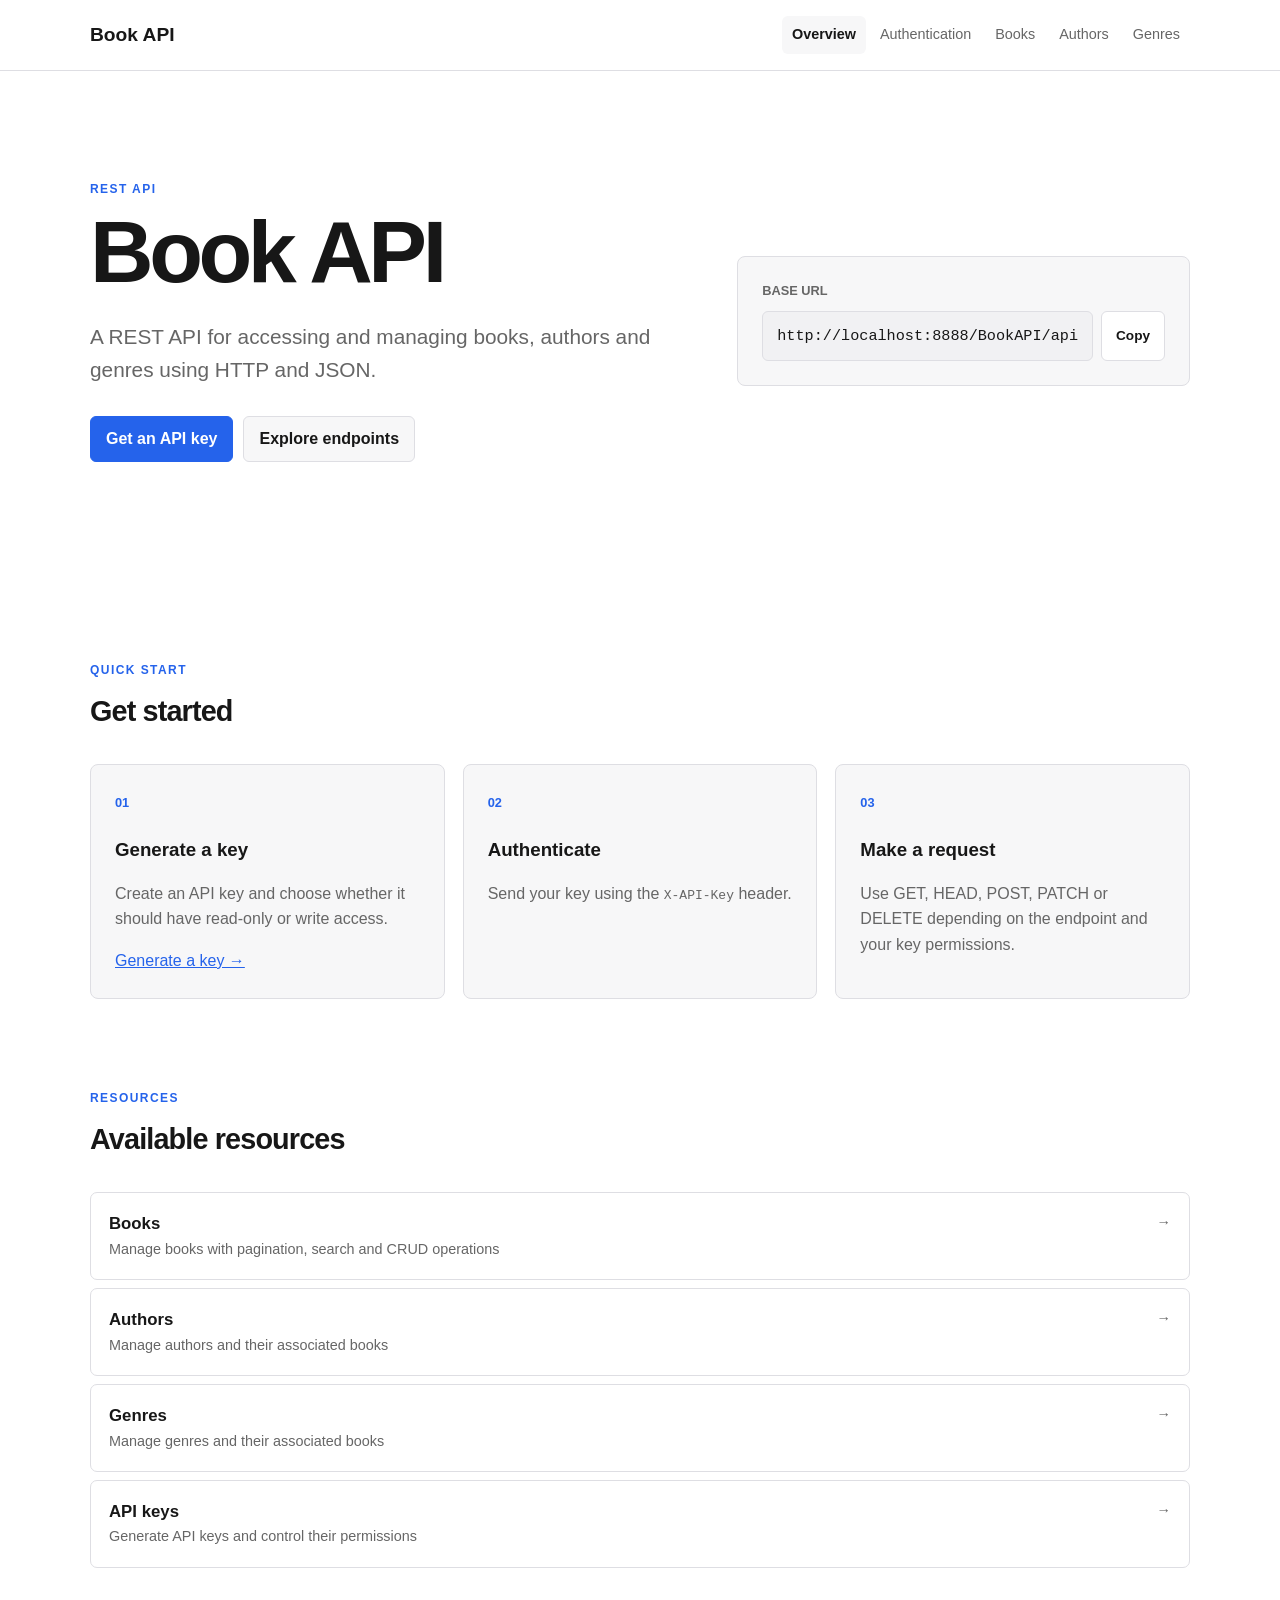
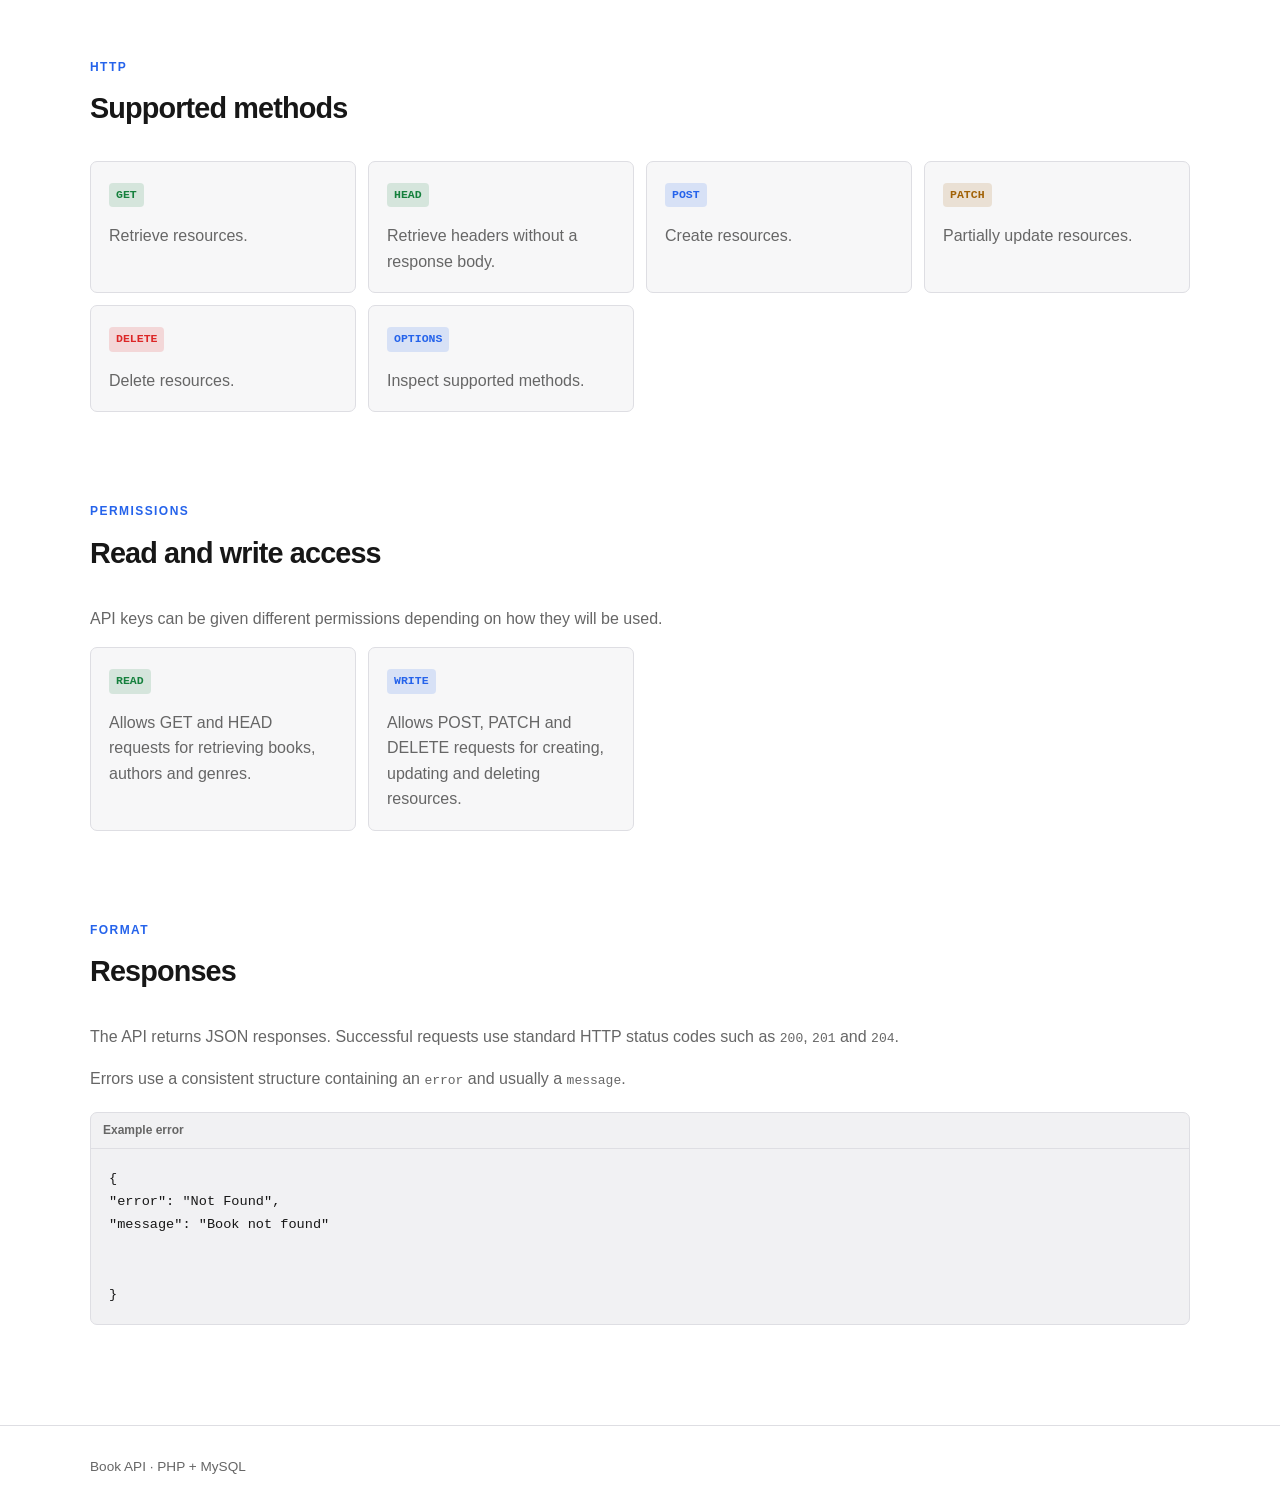
<file: docs/index.html>
<!DOCTYPE html>

<html lang="en">
<head>
	<meta charset="UTF-8">
	<meta name="viewport" content="width=device-width, initial-scale=1.0">
	<title>Book API — Documentation</title>
	<link rel="stylesheet" href="style.css">
	<script src="script.js" defer></script>
</head>
<body>
	<header>
		<div class="container header-content">
			<a href="index.html" class="logo">Book API</a>


		<nav>
			<a href="index.html" class="active">Overview</a>
			<a href="authentication.html">Authentication</a>
			<a href="books.html">Books</a>
			<a href="authors.html">Authors</a>
			<a href="genres.html">Genres</a>
		</nav>
	</div>
</header>

<main class="container">

	<!-- HERO -->

	<section class="hero">
		<div>
			<p class="eyebrow">REST API</p>

			<h1>Book API</h1>

			<p class="lead">
				A REST API for accessing and managing books,
				authors and genres using HTTP and JSON.
			</p>

			<div class="actions">
				<a href="authentication.html" class="button primary">
					Get an API key
				</a>

				<a href="books.html" class="button">
					Explore endpoints
				</a>
			</div>
		</div>

		<div class="base-url">
	<span>Base URL</span>

<div class="base-url-value">
	<code>http://localhost:8888/BookAPI/api</code>

	<button
		class="copy-button copy-text"
		data-copy="http://localhost:8888/BookAPI/api"
		aria-label="Copy base URL"
	>
		Copy
	</button>
</div>

</div>

	</section>


	<!-- QUICK START -->

	<section>
		<div class="section-heading">
			<p class="eyebrow">QUICK START</p>
			<h2>Get started</h2>
		</div>

		<div class="cards">

			<article class="card">
				<span class="card-number">01</span>

				<h3>Generate a key</h3>

				<p>
					Create an API key and choose whether it should
					have read-only or write access.
				</p>

				<a href="authentication.html">
					Generate a key →
				</a>
			</article>


			<article class="card">
				<span class="card-number">02</span>

				<h3>Authenticate</h3>

				<p>
					Send your key using the
					<code>X-API-Key</code> header.
				</p>
			</article>


			<article class="card">
				<span class="card-number">03</span>

				<h3>Make a request</h3>

				<p>
					Use GET, HEAD, POST, PATCH or DELETE depending
					on the endpoint and your key permissions.
				</p>
			</article>

		</div>
	</section>


	<!-- RESOURCES -->

	<section>
		<div class="section-heading">
			<p class="eyebrow">RESOURCES</p>
			<h2>Available resources</h2>
		</div>

		<div class="resource-list">

			<a href="books.html" class="resource">
				<div>
					<strong>Books</strong>

					<span>
						Manage books with pagination, search and CRUD operations
					</span>
				</div>

				<span>→</span>
			</a>


			<a href="authors.html" class="resource">
				<div>
					<strong>Authors</strong>

					<span>
						Manage authors and their associated books
					</span>
				</div>

				<span>→</span>
			</a>


			<a href="genres.html" class="resource">
				<div>
					<strong>Genres</strong>

					<span>
						Manage genres and their associated books
					</span>
				</div>

				<span>→</span>
			</a>


			<a href="authentication.html" class="resource">
				<div>
					<strong>API keys</strong>

					<span>
						Generate API keys and control their permissions
					</span>
				</div>

				<span>→</span>
			</a>

		</div>
	</section>


	<!-- HTTP METHODS -->

	<section>
		<div class="section-heading">
			<p class="eyebrow">HTTP</p>
			<h2>Supported methods</h2>
		</div>

		<div class="methods">

			<div>
				<span class="method get">GET</span>
				<p>Retrieve resources.</p>
			</div>


			<div>
				<span class="method get">HEAD</span>
				<p>Retrieve headers without a response body.</p>
			</div>


			<div>
				<span class="method post">POST</span>
				<p>Create resources.</p>
			</div>


			<div>
				<span class="method patch">PATCH</span>
				<p>Partially update resources.</p>
			</div>


			<div>
				<span class="method delete">DELETE</span>
				<p>Delete resources.</p>
			</div>


			<div>
				<span class="method options">OPTIONS</span>
				<p>Inspect supported methods.</p>
			</div>

		</div>
	</section>


	<!-- PERMISSIONS -->

	<section>
		<div class="section-heading">
			<p class="eyebrow">PERMISSIONS</p>
			<h2>Read and write access</h2>
		</div>

		<p>
			API keys can be given different permissions depending on
			how they will be used.
		</p>

		<div class="methods">

			<div>
				<span class="method get">READ</span>

				<p>
					Allows GET and HEAD requests for retrieving
					books, authors and genres.
				</p>
			</div>


			<div>
				<span class="method post">WRITE</span>

				<p>
					Allows POST, PATCH and DELETE requests for
					creating, updating and deleting resources.
				</p>
			</div>

		</div>
	</section>


	<!-- RESPONSES -->

	<section>
		<div class="section-heading">
			<p class="eyebrow">FORMAT</p>
			<h2>Responses</h2>
		</div>

		<p>
			The API returns JSON responses. Successful requests use
			standard HTTP status codes such as <code>200</code>,
			<code>201</code> and <code>204</code>.
		</p>

		<p>
			Errors use a consistent structure containing an
			<code>error</code> and usually a <code>message</code>.
		</p>

		<div class="code-block">
			<div class="code-header">Example error</div>

			<pre><code>{
"error": "Not Found",
"message": "Book not found"


}</code></pre> </div> </section>


</main>


<footer>
	<div class="container">
		Book API · PHP + MySQL
	</div>
</footer>


</body>
</html>
</file>
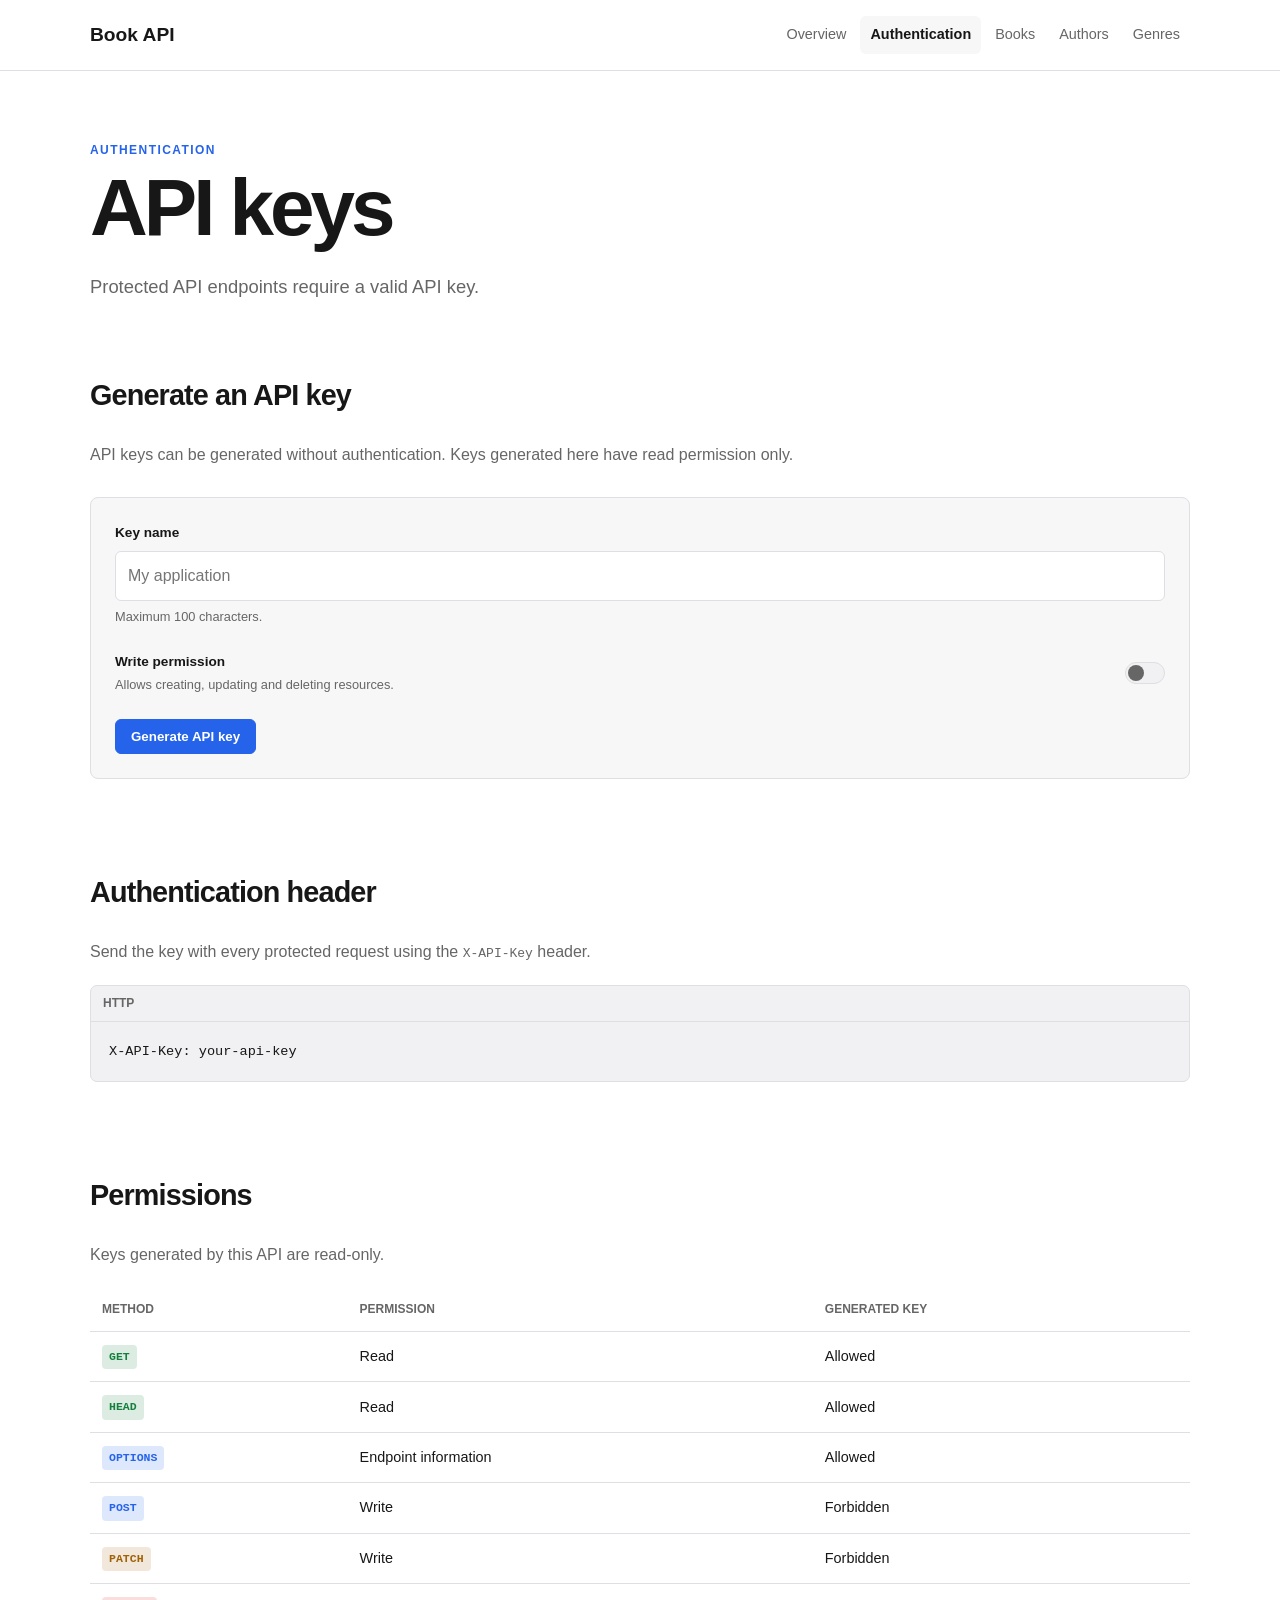
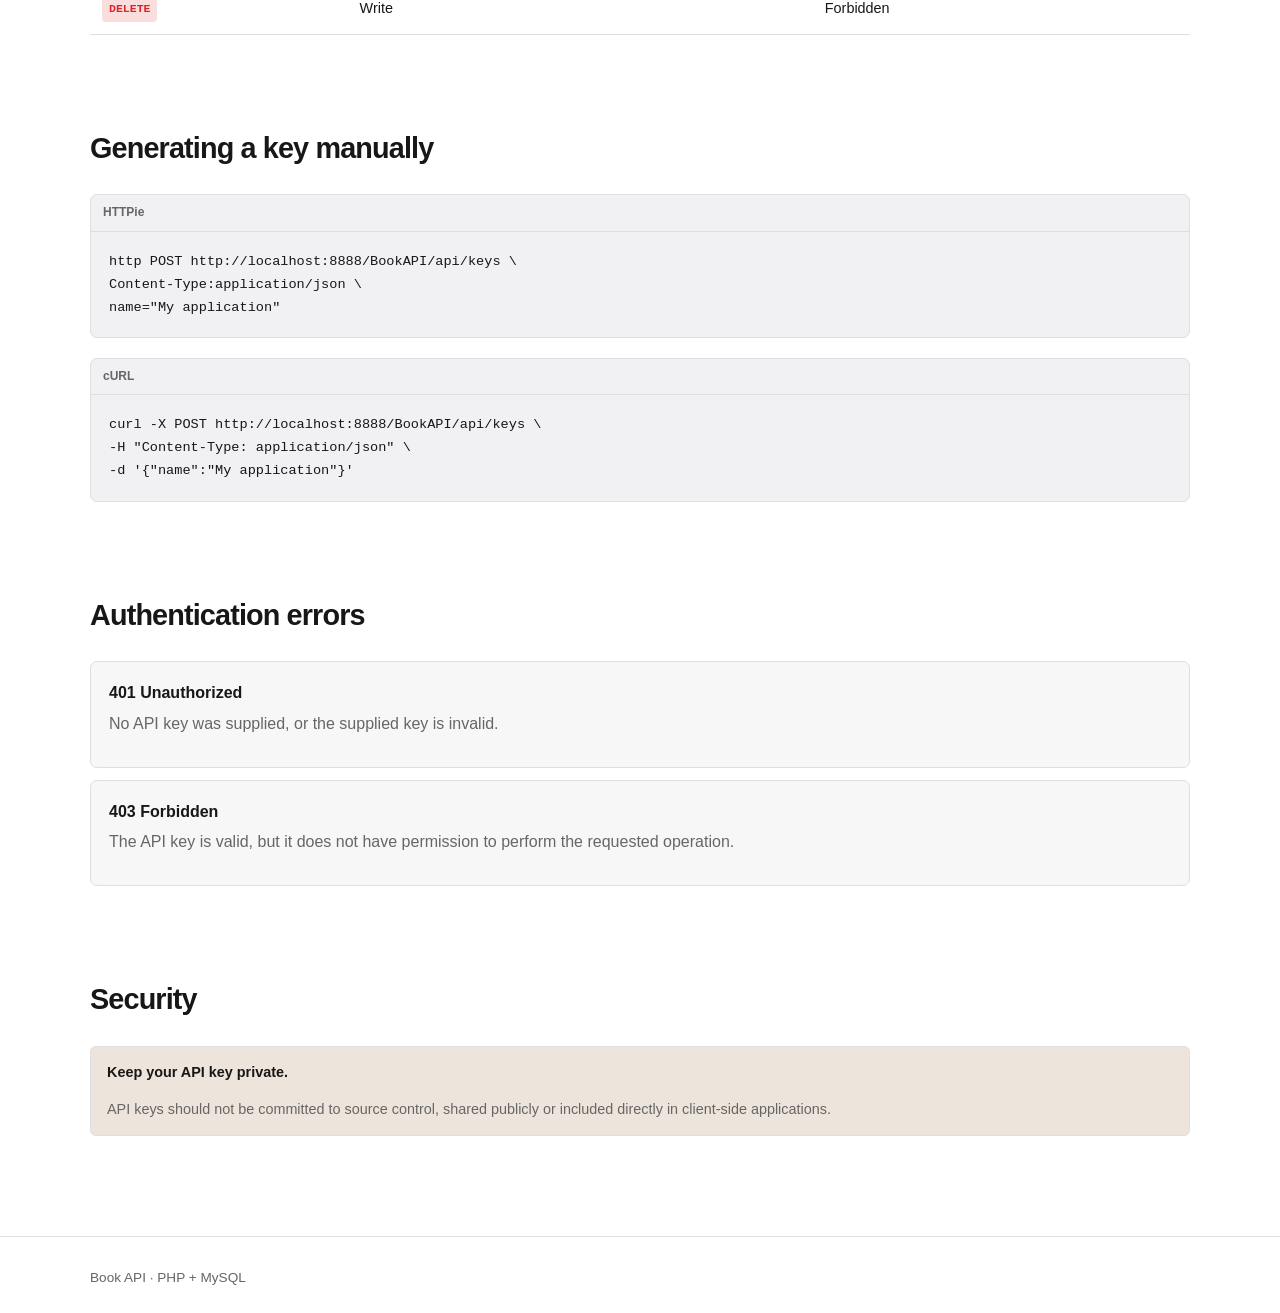
<file: docs/authentication.html>
<!DOCTYPE html>
<html lang="en">

<head>
  <meta charset="UTF-8">
  <meta name="viewport" content="width=device-width, initial-scale=1.0">
  <title>Authentication — Book API</title>
  <link rel="stylesheet" href="style.css">
  <script src="script.js" defer></script>
</head>

<body>
  <header>
    <div class="container header-content">
      <a href="index.html" class="logo">Book API</a>
      <nav>
        <a href="index.html">Overview</a>
        <a href="authentication.html" class="active">Authentication</a>
        <a href="books.html">Books</a>
        <a href="authors.html">Authors</a>
        <a href="genres.html">Genres</a>
      </nav>
    </div>
  </header>

  <main class="container docs-page">
    <div class="page-heading">
      <p class="eyebrow">AUTHENTICATION</p>
      <h1>API keys</h1>
      <p class="lead">
        Protected API endpoints require a valid API key.
      </p>
    </div>

    <section class="doc-section">
      <h2>Generate an API key</h2>
      <p>
        API keys can be generated without authentication.
        Keys generated here have read permission only.
      </p>
      <form id="key-form" class="key-form">
        <label for="key-name">
          Key name
        </label>
        <input type="text" id="key-name" name="name" maxlength="100" placeholder="My application" required>
        <p class="input-help">
          Maximum 100 characters.
        </p>
        <div class="write-permission">
          <div class="write-permission-info">
            <label for="can-write">
              Write permission
            </label>
            <p>
              Allows creating, updating and deleting resources.
            </p>
          </div>
          <label class="switch">
            <input type="checkbox" id="can-write" name="can_write">
            <span class="switch-slider"></span>
          </label>
        </div>
        <button type="submit" class="button primary">
          Generate API key
        </button>
      </form>
      <div id="key-error" class="alert error" hidden></div>
      <div id="key-result" class="key-result" hidden>
        <div class="alert warning">
          <strong>Save this key now.</strong>
          <p>
            The API only returns the plaintext key when it is
            created. It cannot be retrieved afterwards.
          </p>
        </div>

        <label>Your API key</label>
        <div class="key-display">
          <code id="generated-key"></code>
          <button type="button" id="copy-key" class="copy-button">
            Copy
          </button>
        </div>

        <button type="button" id="use-generated-key" class="button">
          Use this key for API testing
        </button>
      </div>
    </section>

    <section class="doc-section">
      <h2>Authentication header</h2>
      <p>
        Send the key with every protected request using
        the <code>X-API-Key</code> header.
      </p>
      <div class="code-block">
        <div class="code-header">HTTP</div>
        <pre><code>X-API-Key: your-api-key</code></pre>
      </div>
    </section>

    <section class="doc-section">
      <h2>Permissions</h2>
      <p>
        Keys generated by this API are read-only.
      </p>
      <table>
        <thead>
          <tr>
            <th>Method</th>
            <th>Permission</th>
            <th>Generated key</th>
          </tr>
        </thead>

        <tbody>
          <tr>
            <td><span class="method get">GET</span></td>
            <td>Read</td>
            <td>Allowed</td>
          </tr>
          <tr>
            <td><span class="method get">HEAD</span></td>
            <td>Read</td>
            <td>Allowed</td>
          </tr>
          <tr>
            <td><span class="method options">OPTIONS</span></td>
            <td>Endpoint information</td>
            <td>Allowed</td>
          </tr>
          <tr>
            <td><span class="method post">POST</span></td>
            <td>Write</td>
            <td>Forbidden</td>
          </tr>
          <tr>
            <td><span class="method patch">PATCH</span></td>
            <td>Write</td>
            <td>Forbidden</td>
          </tr>
          <tr>
            <td><span class="method delete">DELETE</span></td>
            <td>Write</td>
            <td>Forbidden</td>
          </tr>
        </tbody>
      </table>
    </section>

    <section class="doc-section">
      <h2>Generating a key manually</h2>
      <div class="code-block">
        <div class="code-header">HTTPie</div>
        <pre><code>http POST http://localhost:8888/BookAPI/api/keys \
Content-Type:application/json \
name="My application"</code></pre>
      </div>

      <div class="code-block">
        <div class="code-header">cURL</div>
        <pre><code>curl -X POST http://localhost:8888/BookAPI/api/keys \
-H "Content-Type: application/json" \
-d '{"name":"My application"}'</code></pre>
      </div>
    </section>

    <section class="doc-section">
      <h2>Authentication errors</h2>
      <div class="error-list">
        <div>
          <strong>401 Unauthorized</strong>
          <p>
            No API key was supplied, or the supplied key is invalid.
          </p>
        </div>

        <div>
          <strong>403 Forbidden</strong>
          <p>
            The API key is valid, but it does not have permission
            to perform the requested operation.
          </p>
        </div>
      </div>
    </section>

    <section class="doc-section">
      <h2>Security</h2>
      <div class="alert warning">
        <strong>Keep your API key private.</strong>
        <p>
          API keys should not be committed to source control,
          shared publicly or included directly in client-side
          applications.
        </p>
      </div>
    </section>
  </main>

  <footer>
    <div class="container">
      Book API · PHP + MySQL
    </div>
  </footer>
</body>

</html>
</file>
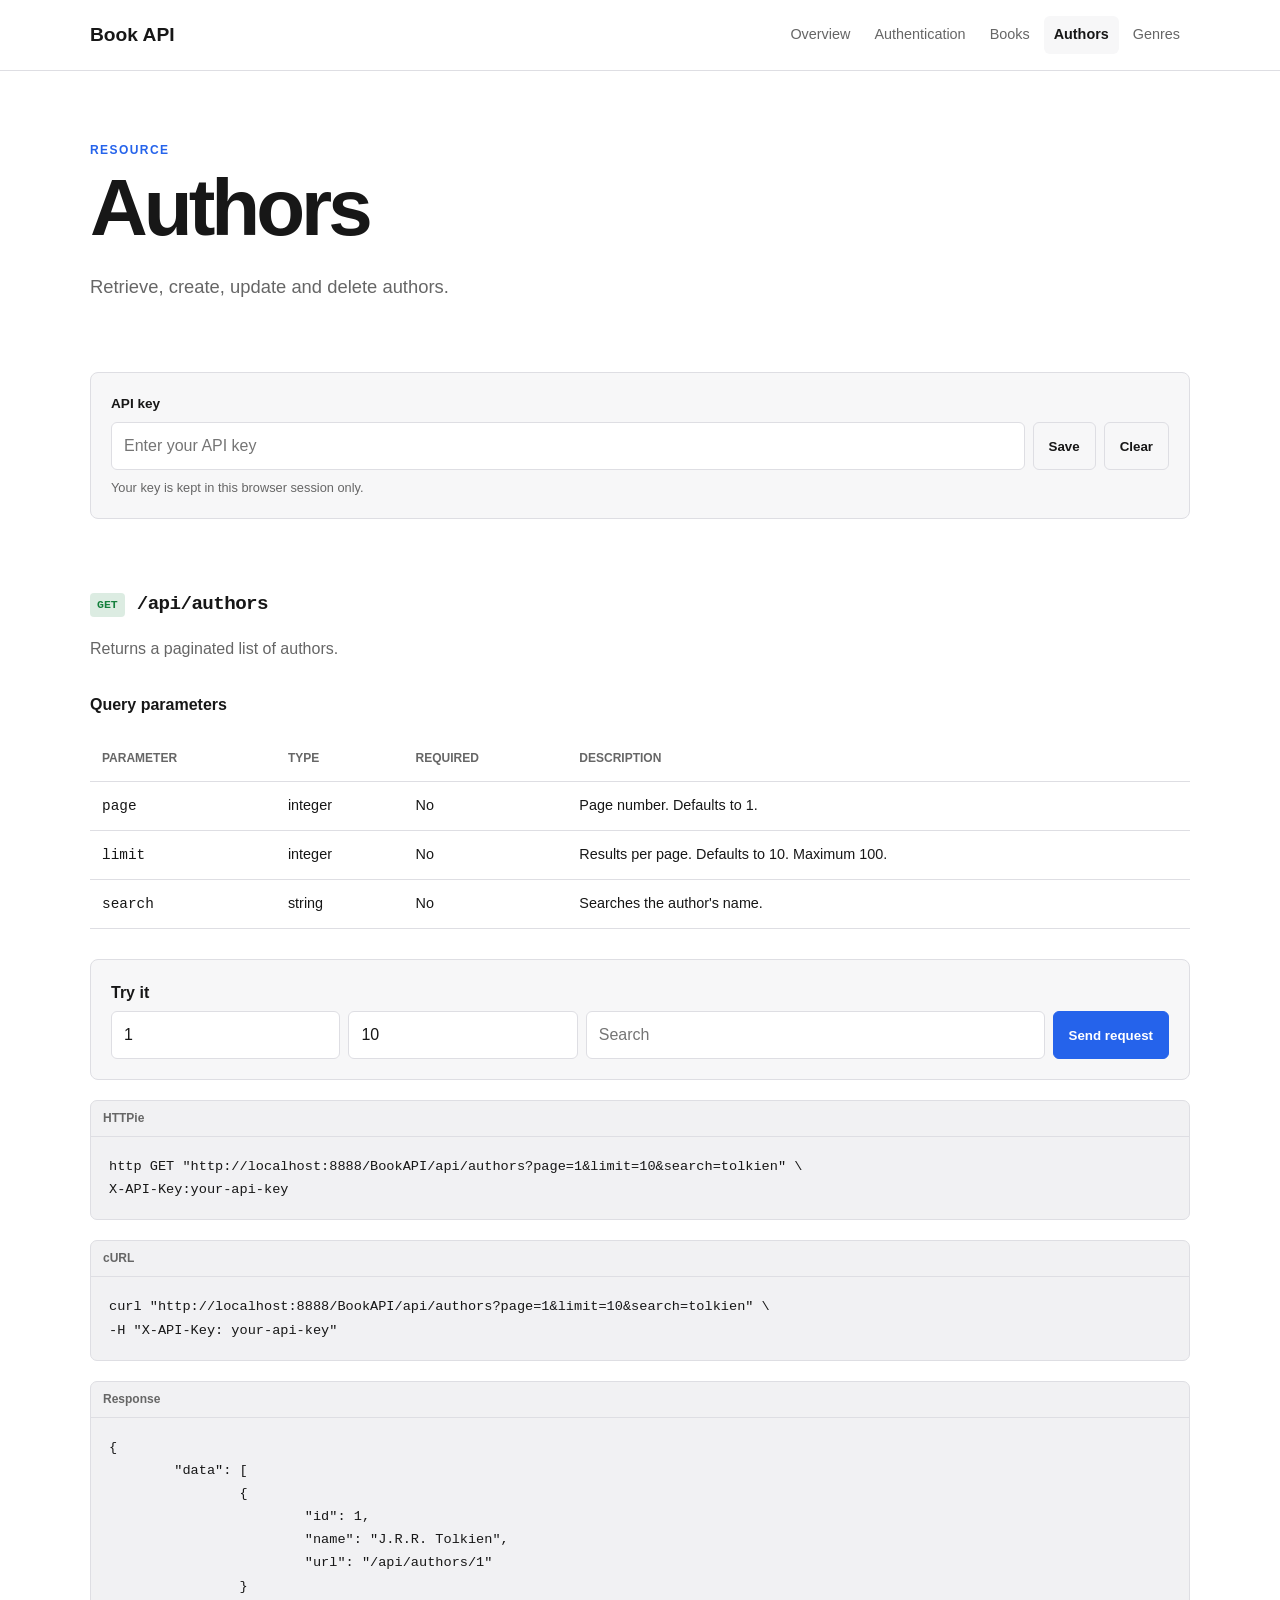
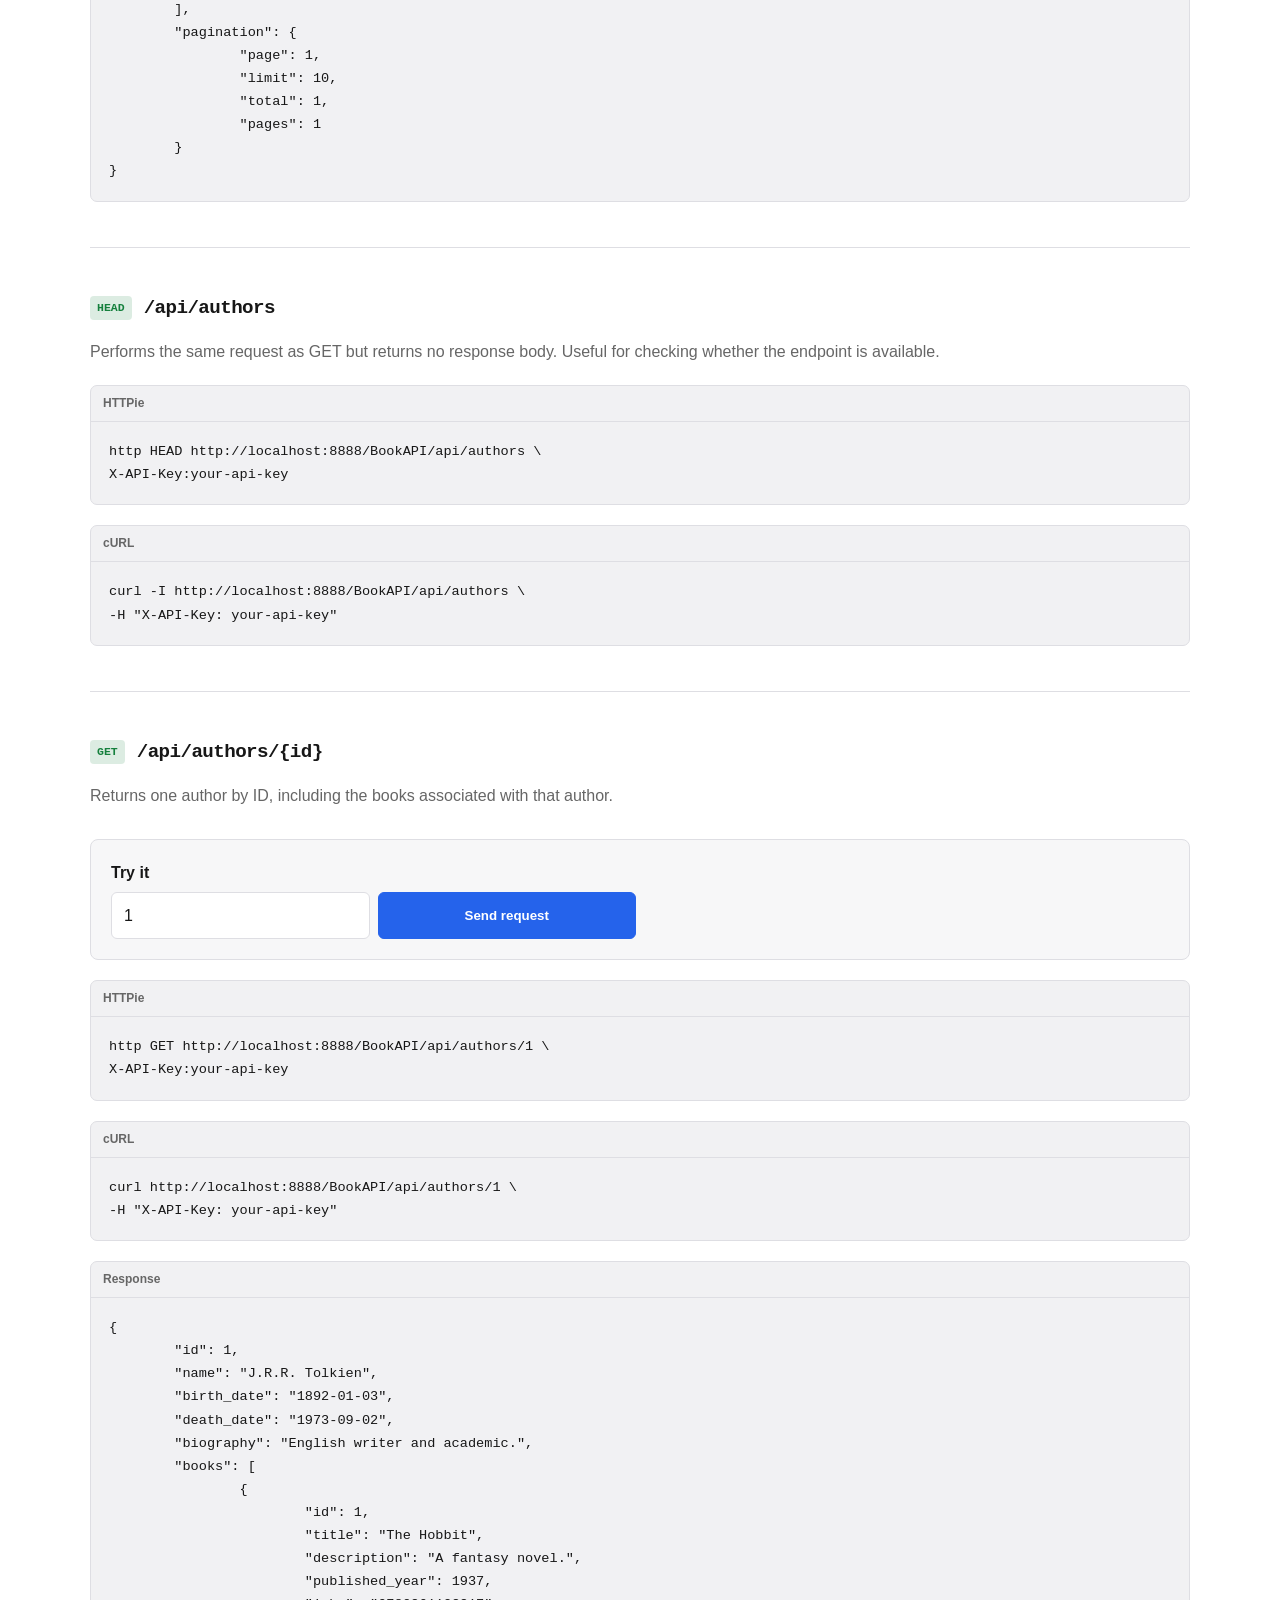
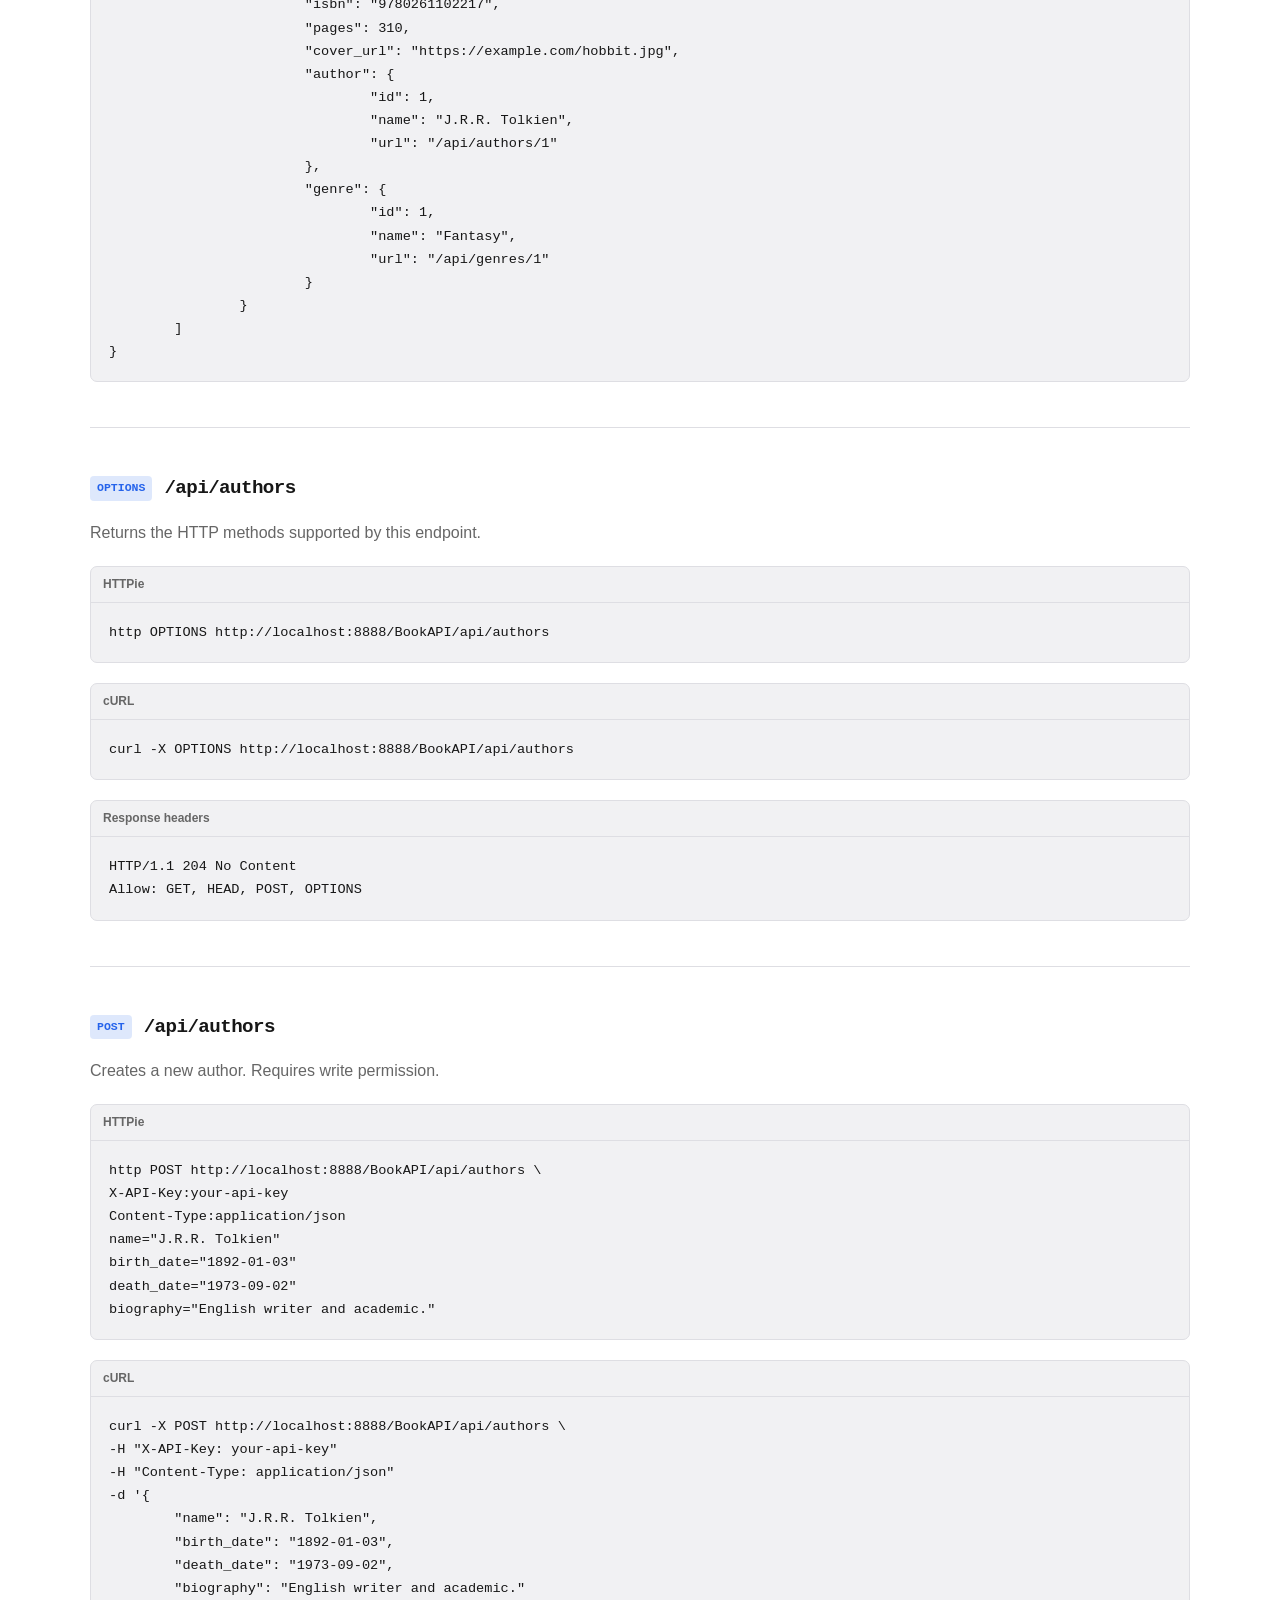
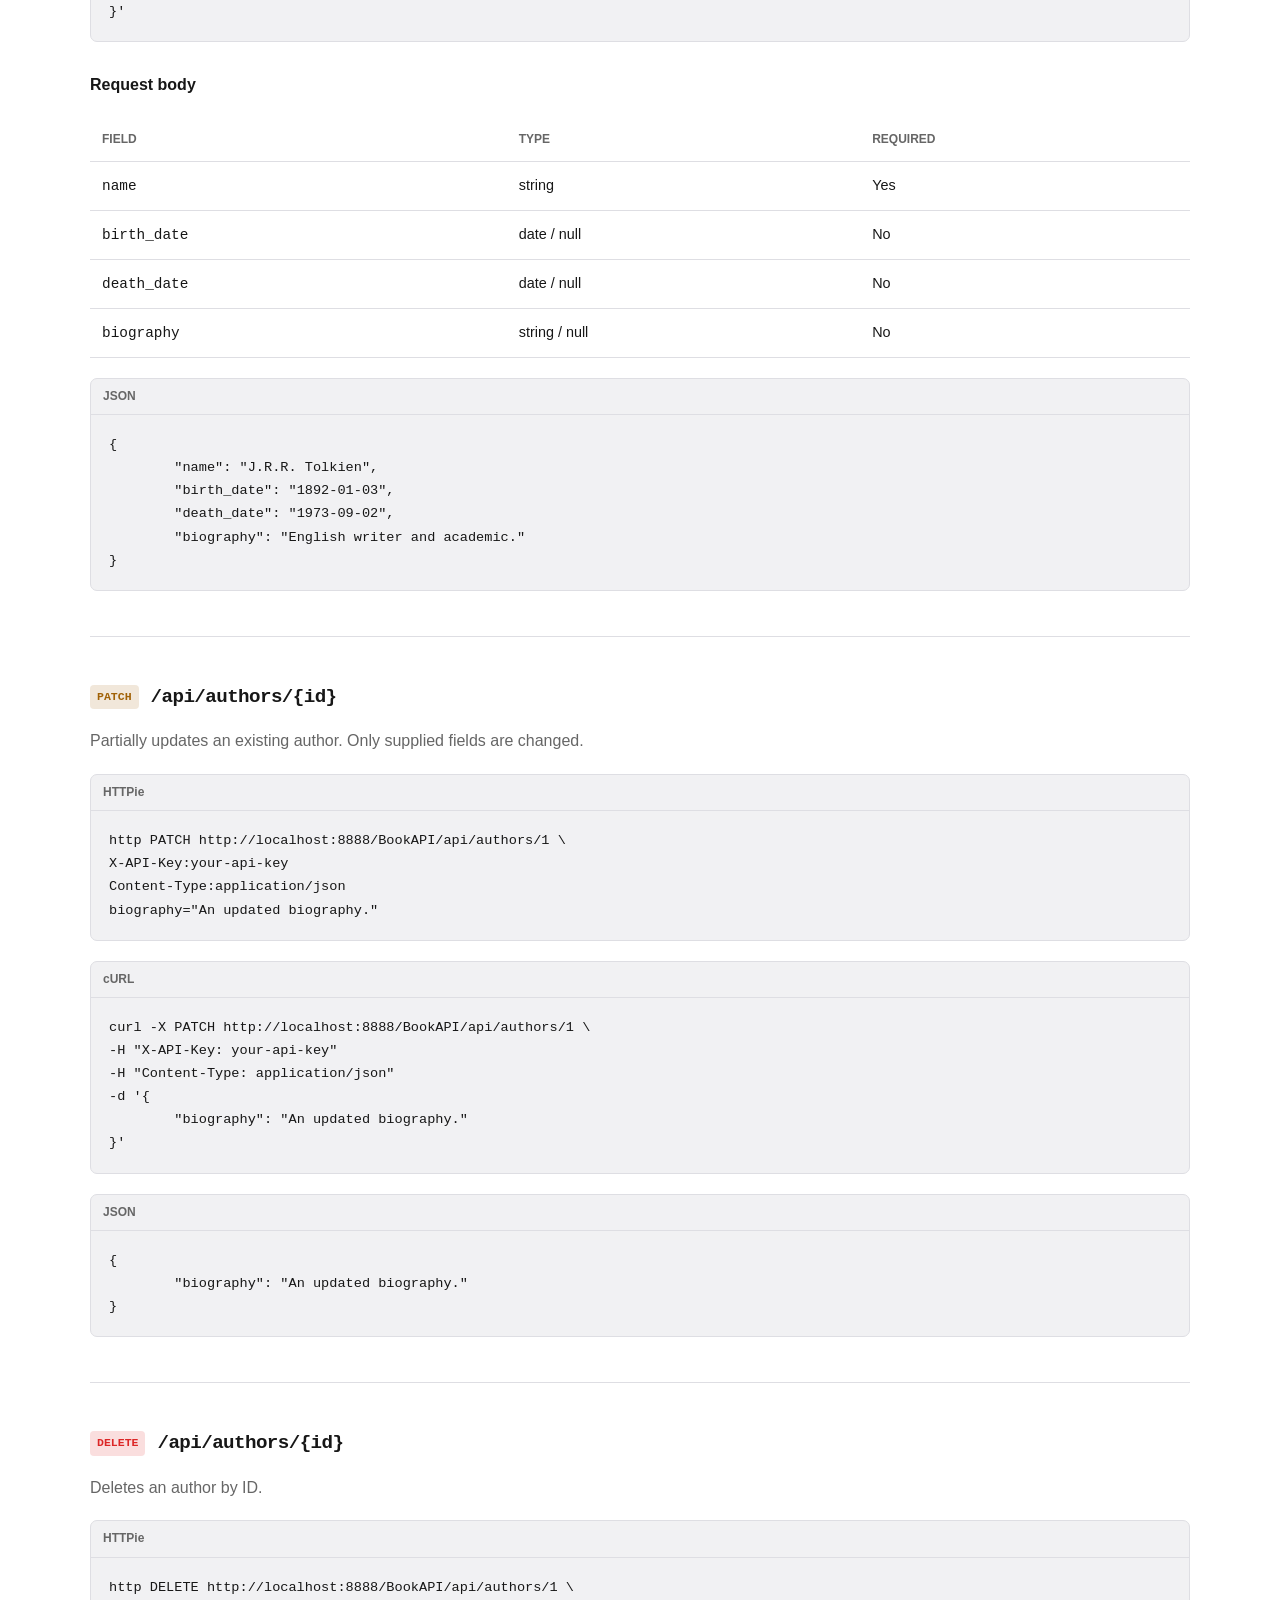
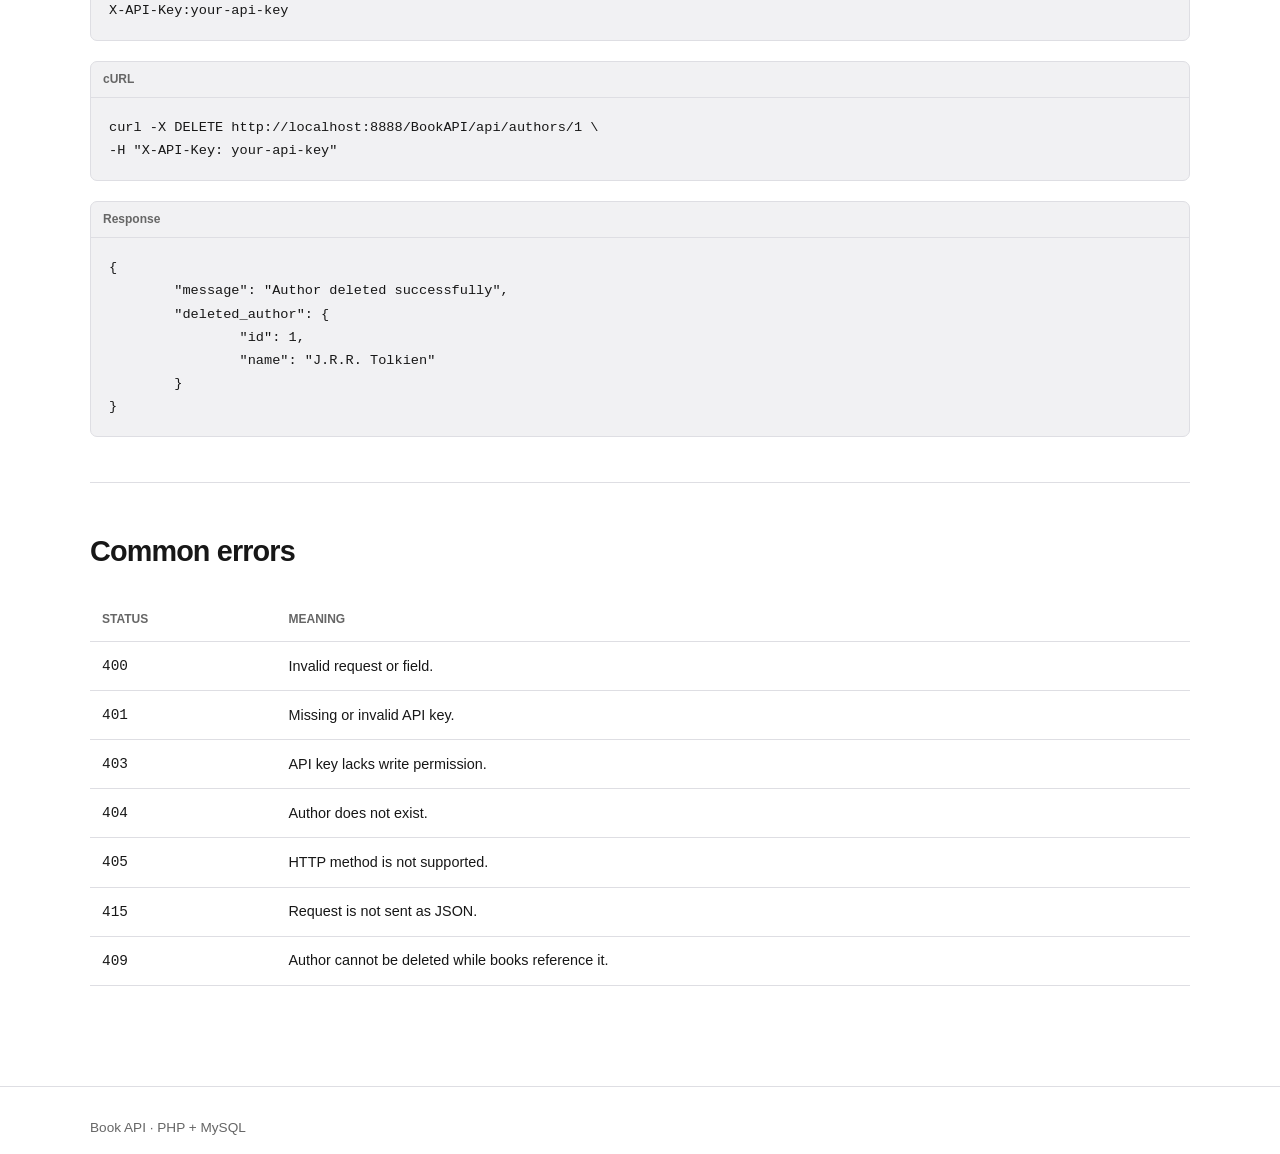
<file: docs/authors.html>
<!DOCTYPE html>
<html lang="en">

<head>
	<meta charset="UTF-8">
	<meta name="viewport" content="width=device-width, initial-scale=1.0">
	<title>Authors — Book API</title>
	<link rel="stylesheet" href="style.css">
	<script src="script.js" defer></script>
</head>

<body>
	<header>
		<div class="container header-content">
			<a href="index.html" class="logo">Book API</a>
			<nav>
				<a href="index.html">Overview</a>
				<a href="authentication.html">Authentication</a>
				<a href="books.html">Books</a>
				<a href="authors.html" class="active">Authors</a>
				<a href="genres.html">Genres</a>
			</nav>
		</div>
	</header>

	<main class="container docs-page">
		<div class="page-heading">
			<p class="eyebrow">RESOURCE</p>
			<h1>Authors</h1>
			<p class="lead">
				Retrieve, create, update and delete authors.
			</p>
		</div>
		<div class="tester-bar">
			<label for="api-key">
				API key
			</label>
			<div class="tester-key">
				<input id="api-key" type="password" placeholder="Enter your API key">
				<button class="button" id="save-key">
					Save
				</button>
				<button class="button" id="clear-key">
					Clear
				</button>
			</div>
			<p>
				Your key is kept in this browser session only.
			</p>
		</div>

		<!-- GET ALL -->
		<section class="endpoint">
			<div class="endpoint-title">
				<span class="method get">GET</span>
				<h2>/api/authors</h2>
			</div>
			<p>
				Returns a paginated list of authors.
			</p>
			<h3>Query parameters</h3>
			<table>
				<thead>
					<tr>
						<th>Parameter</th>
						<th>Type</th>
						<th>Required</th>
						<th>Description</th>
					</tr>
				</thead>
				<tbody>
					<tr>
						<td><code>page</code></td>
						<td>integer</td>
						<td>No</td>
						<td>Page number. Defaults to 1.</td>
					</tr>
					<tr>
						<td><code>limit</code></td>
						<td>integer</td>
						<td>No</td>
						<td>Results per page. Defaults to 10. Maximum 100.</td>
					</tr>
					<tr>
						<td><code>search</code></td>
						<td>string</td>
						<td>No</td>
						<td>Searches the author's name.</td>
					</tr>
				</tbody>
			</table>
			<div class="try-it">
				<h3>Try it</h3>
				<div class="tester-grid">
					<input id="authors-page" type="number" min="1" value="1" placeholder="Page">
					<input id="authors-limit" type="number" min="1" max="100" value="10" placeholder="Limit">
					<input id="authors-search" type="text" placeholder="Search">
					<button class="button primary" id="get-authors">
						Send request
					</button>
				</div>
				<div class="response" id="authors-response" hidden></div>
			</div>
			<div class="code-block">
				<div class="code-header">HTTPie</div>
				<pre><code>http GET "http://localhost:8888/BookAPI/api/authors?page=1&amp;limit=10&amp;search=tolkien" \
X-API-Key:your-api-key</code></pre>
			</div>
			<div class="code-block">
				<div class="code-header">cURL</div>
				<pre><code>curl "http://localhost:8888/BookAPI/api/authors?page=1&amp;limit=10&amp;search=tolkien" \
-H "X-API-Key: your-api-key"</code></pre>
			</div>
			<div class="code-block">
				<div class="code-header">Response</div>
				<pre><code>{
	"data": [
		{
			"id": 1,
			"name": "J.R.R. Tolkien",
			"url": "/api/authors/1"
		}
	],
	"pagination": {
		"page": 1,
		"limit": 10,
		"total": 1,
		"pages": 1
	}
}</code></pre>
			</div>
		</section>

		<!-- HEAD -->
		<section class="endpoint">
			<div class="endpoint-title">
				<span class="method get">HEAD</span>
				<h2>/api/authors</h2>
			</div>
			<p>
				Performs the same request as GET but returns no response body.
				Useful for checking whether the endpoint is available.
			</p>
			<div class="code-block">
				<div class="code-header">HTTPie</div>
				<pre><code>http HEAD http://localhost:8888/BookAPI/api/authors \
X-API-Key:your-api-key</code></pre>
			</div>

			<div class="code-block">
				<div class="code-header">cURL</div>
				<pre><code>curl -I http://localhost:8888/BookAPI/api/authors \
-H "X-API-Key: your-api-key"</code></pre>
			</div>
		</section>

		<!-- GET ONE -->
		<section class="endpoint">
			<div class="endpoint-title">
				<span class="method get">GET</span>
				<h2>/api/authors/{id}</h2>
			</div>
			<p>
				Returns one author by ID, including the books associated
				with that author.
			</p>
			<div class="try-it">
				<h3>Try it</h3>
				<div class="tester-grid">
					<input id="author-id" type="number" min="1" value="1" placeholder="Author ID">
					<button class="button primary" id="get-author">
						Send request
					</button>
				</div>
				<div class="response" id="author-response" hidden></div>
			</div>
			<div class="code-block">
				<div class="code-header">HTTPie</div>
				<pre><code>http GET http://localhost:8888/BookAPI/api/authors/1 \
X-API-Key:your-api-key</code></pre>
			</div>
			<div class="code-block">
				<div class="code-header">cURL</div>
				<pre><code>curl http://localhost:8888/BookAPI/api/authors/1 \
-H "X-API-Key: your-api-key"</code></pre>
			</div>
			<div class="code-block">
				<div class="code-header">Response</div>
				<pre><code>{
	"id": 1,
	"name": "J.R.R. Tolkien",
	"birth_date": "1892-01-03",
	"death_date": "1973-09-02",
	"biography": "English writer and academic.",
	"books": [
		{
			"id": 1,
			"title": "The Hobbit",
			"description": "A fantasy novel.",
			"published_year": 1937,
			"isbn": "9780261102217",
			"pages": 310,
			"cover_url": "https://example.com/hobbit.jpg",
			"author": {
				"id": 1,
				"name": "J.R.R. Tolkien",
				"url": "/api/authors/1"
			},
			"genre": {
				"id": 1,
				"name": "Fantasy",
				"url": "/api/genres/1"
			}
		}
	]
}</code></pre>
			</div>
		</section>

		<!-- OPTIONS -->
		<section class="endpoint">
			<div class="endpoint-title">
				<span class="method options">OPTIONS</span>
				<h2>/api/authors</h2>
			</div>
			<p>
				Returns the HTTP methods supported by this endpoint.
			</p>
			<div class="code-block">
				<div class="code-header">HTTPie</div>
				<pre><code>http OPTIONS http://localhost:8888/BookAPI/api/authors</code></pre>
			</div>
			<div class="code-block">
				<div class="code-header">cURL</div>
				<pre><code>curl -X OPTIONS http://localhost:8888/BookAPI/api/authors</code></pre>
			</div>
			<div class="code-block">
				<div class="code-header">Response headers</div>
				<pre><code>HTTP/1.1 204 No Content
Allow: GET, HEAD, POST, OPTIONS</code></pre>
			</div>
		</section>

		<!-- POST -->
		<section class="endpoint">
			<div class="endpoint-title">
				<span class="method post">POST</span>
				<h2>/api/authors</h2>
			</div>
			<p>
				Creates a new author. Requires write permission.
			</p>
			<div class="code-block">
				<div class="code-header">HTTPie</div>
				<pre><code>http POST http://localhost:8888/BookAPI/api/authors \
X-API-Key:your-api-key 
Content-Type:application/json 
name="J.R.R. Tolkien" 
birth_date="1892-01-03" 
death_date="1973-09-02" 
biography="English writer and academic."</code></pre>
			</div>
			<div class="code-block">
				<div class="code-header">cURL</div>
				<pre><code>curl -X POST http://localhost:8888/BookAPI/api/authors \
-H "X-API-Key: your-api-key" 
-H "Content-Type: application/json" 
-d '{
	"name": "J.R.R. Tolkien",
	"birth_date": "1892-01-03",
	"death_date": "1973-09-02",
	"biography": "English writer and academic."
}'</code></pre>
			</div>
			<h3>Request body</h3>
			<table>
				<thead>
					<tr>
						<th>Field</th>
						<th>Type</th>
						<th>Required</th>
					</tr>
				</thead>
				<tbody>
					<tr>
						<td><code>name</code></td>
						<td>string</td>
						<td>Yes</td>
					</tr>
					<tr>
						<td><code>birth_date</code></td>
						<td>date / null</td>
						<td>No</td>
					</tr>
					<tr>
						<td><code>death_date</code></td>
						<td>date / null</td>
						<td>No</td>
					</tr>
					<tr>
						<td><code>biography</code></td>
						<td>string / null</td>
						<td>No</td>
					</tr>
				</tbody>
			</table>
			<div class="code-block">
				<div class="code-header">JSON</div>
				<pre><code>{
	"name": "J.R.R. Tolkien",
	"birth_date": "1892-01-03",
	"death_date": "1973-09-02",
	"biography": "English writer and academic."
}</code></pre>
			</div>
		</section>

		<!-- PATCH -->
		<section class="endpoint">
			<div class="endpoint-title">
				<span class="method patch">PATCH</span>
				<h2>/api/authors/{id}</h2>
			</div>
			<p>
				Partially updates an existing author. Only supplied fields
				are changed.
			</p>
			<div class="code-block">
				<div class="code-header">HTTPie</div>
				<pre><code>http PATCH http://localhost:8888/BookAPI/api/authors/1 \
X-API-Key:your-api-key 
Content-Type:application/json 
biography="An updated biography."</code></pre>
			</div>
			<div class="code-block">
				<div class="code-header">cURL</div>

				<pre><code>curl -X PATCH http://localhost:8888/BookAPI/api/authors/1 \
-H "X-API-Key: your-api-key" 
-H "Content-Type: application/json" 
-d '{
	"biography": "An updated biography."
}'</code></pre>
			</div>

			<div class="code-block">
				<div class="code-header">JSON</div>
				<pre><code>{
	"biography": "An updated biography."
}</code></pre>
			</div>
		</section>

		<!-- DELETE -->
		<section class="endpoint">
			<div class="endpoint-title">
				<span class="method delete">DELETE</span>
				<h2>/api/authors/{id}</h2>
			</div>
			<p>
				Deletes an author by ID.
			</p>
			<div class="code-block">
				<div class="code-header">HTTPie</div>
				<pre><code>http DELETE http://localhost:8888/BookAPI/api/authors/1 \
X-API-Key:your-api-key</code></pre>
			</div>

			<div class="code-block">
				<div class="code-header">cURL</div>
				<pre><code>curl -X DELETE http://localhost:8888/BookAPI/api/authors/1 \
-H "X-API-Key: your-api-key"</code></pre>
			</div>
			<div class="code-block">
				<div class="code-header">Response</div>
				<pre><code>{
	"message": "Author deleted successfully",
	"deleted_author": {
		"id": 1,
		"name": "J.R.R. Tolkien"
	}
}</code></pre>
			</div>

		</section>
		<section class="doc-section">
			<h2>Common errors</h2>
			<table>
				<thead>
					<tr>
						<th>Status</th>
						<th>Meaning</th>
					</tr>
				</thead>
				<tbody>
					<tr>
						<td><code>400</code></td>
						<td>Invalid request or field.</td>
					</tr>
					<tr>
						<td><code>401</code></td>
						<td>Missing or invalid API key.</td>
					</tr>
					<tr>
						<td><code>403</code></td>
						<td>API key lacks write permission.</td>
					</tr>
					<tr>
						<td><code>404</code></td>
						<td>Author does not exist.</td>
					</tr>
					<tr>
						<td><code>405</code></td>
						<td>HTTP method is not supported.</td>
					</tr>
					<tr>
						<td><code>415</code></td>
						<td>Request is not sent as JSON.</td>
					</tr>
					<tr>
						<td><code>409</code></td>
						<td>Author cannot be deleted while books reference it.</td>
					</tr>
				</tbody>
			</table>
		</section>
	</main>

	<footer>
		<div class="container">
			Book API · PHP + MySQL
		</div>
	</footer>
</body>

</html>
</file>
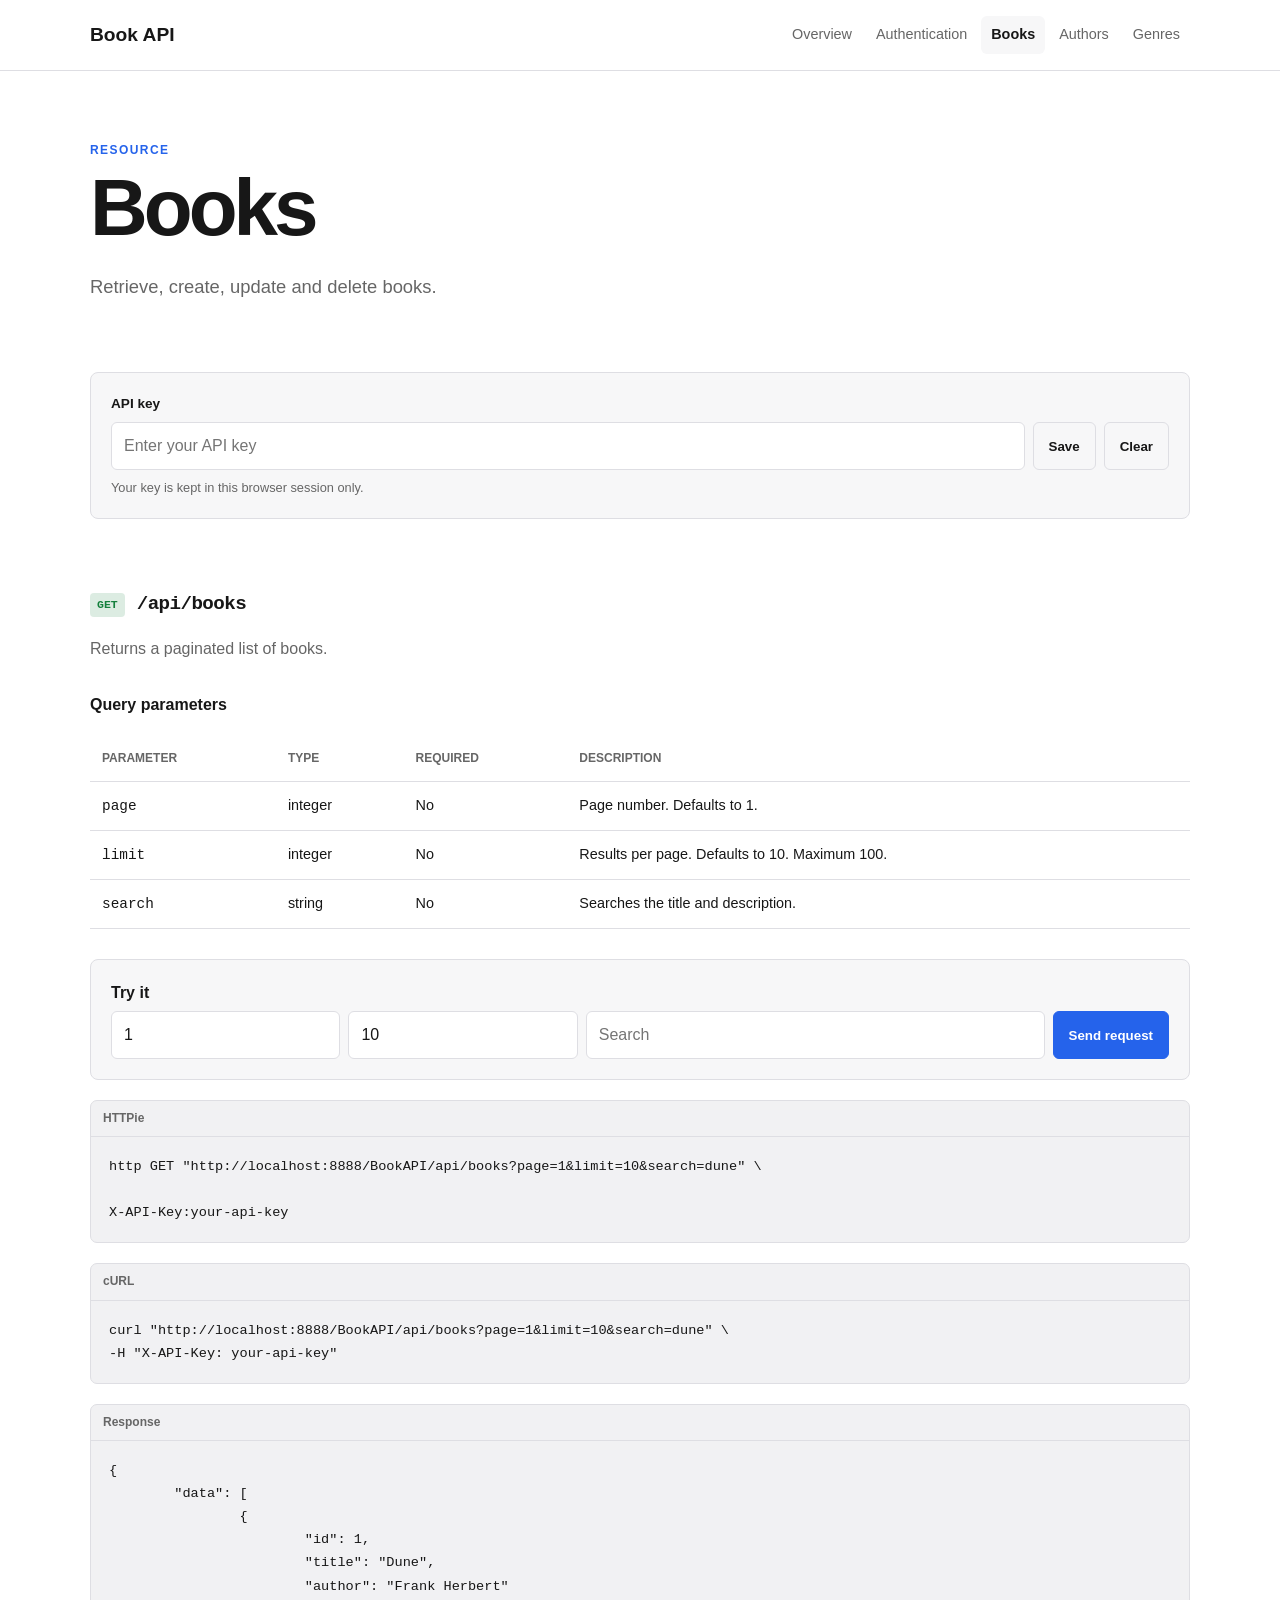
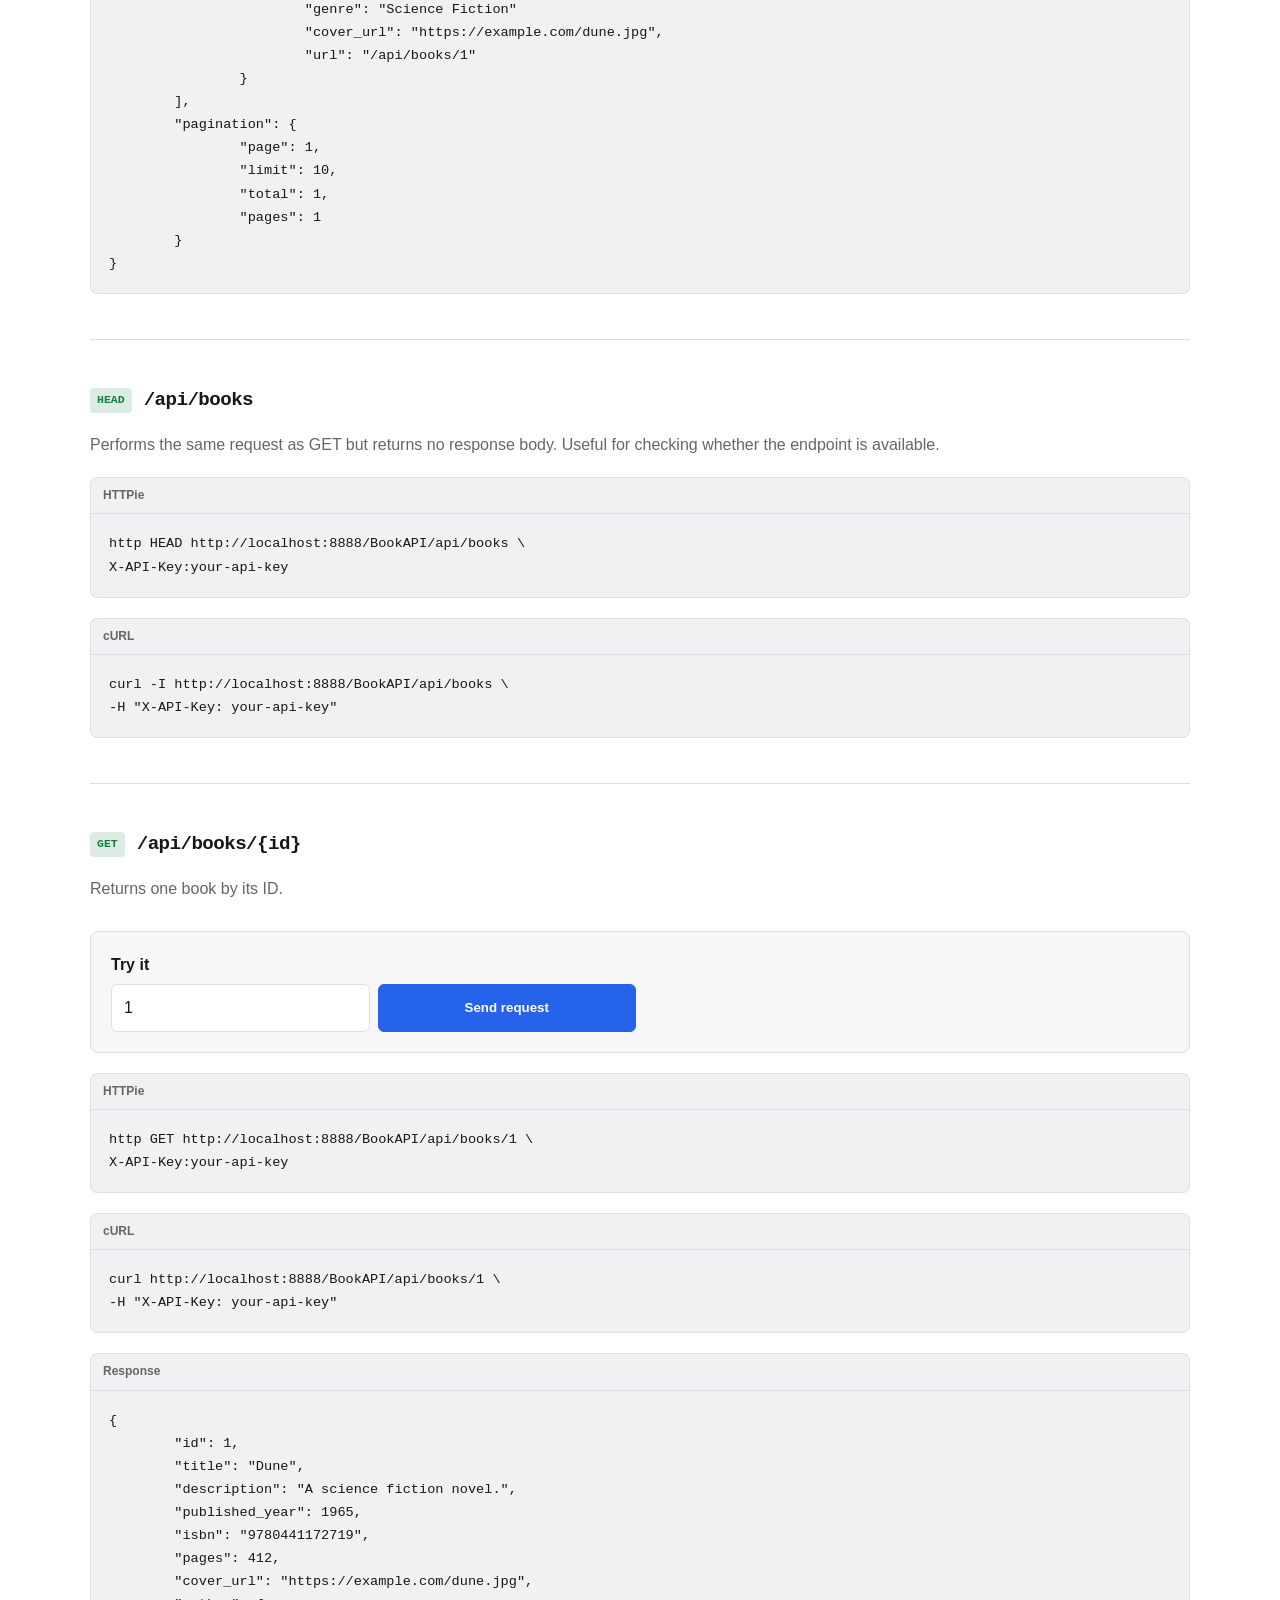
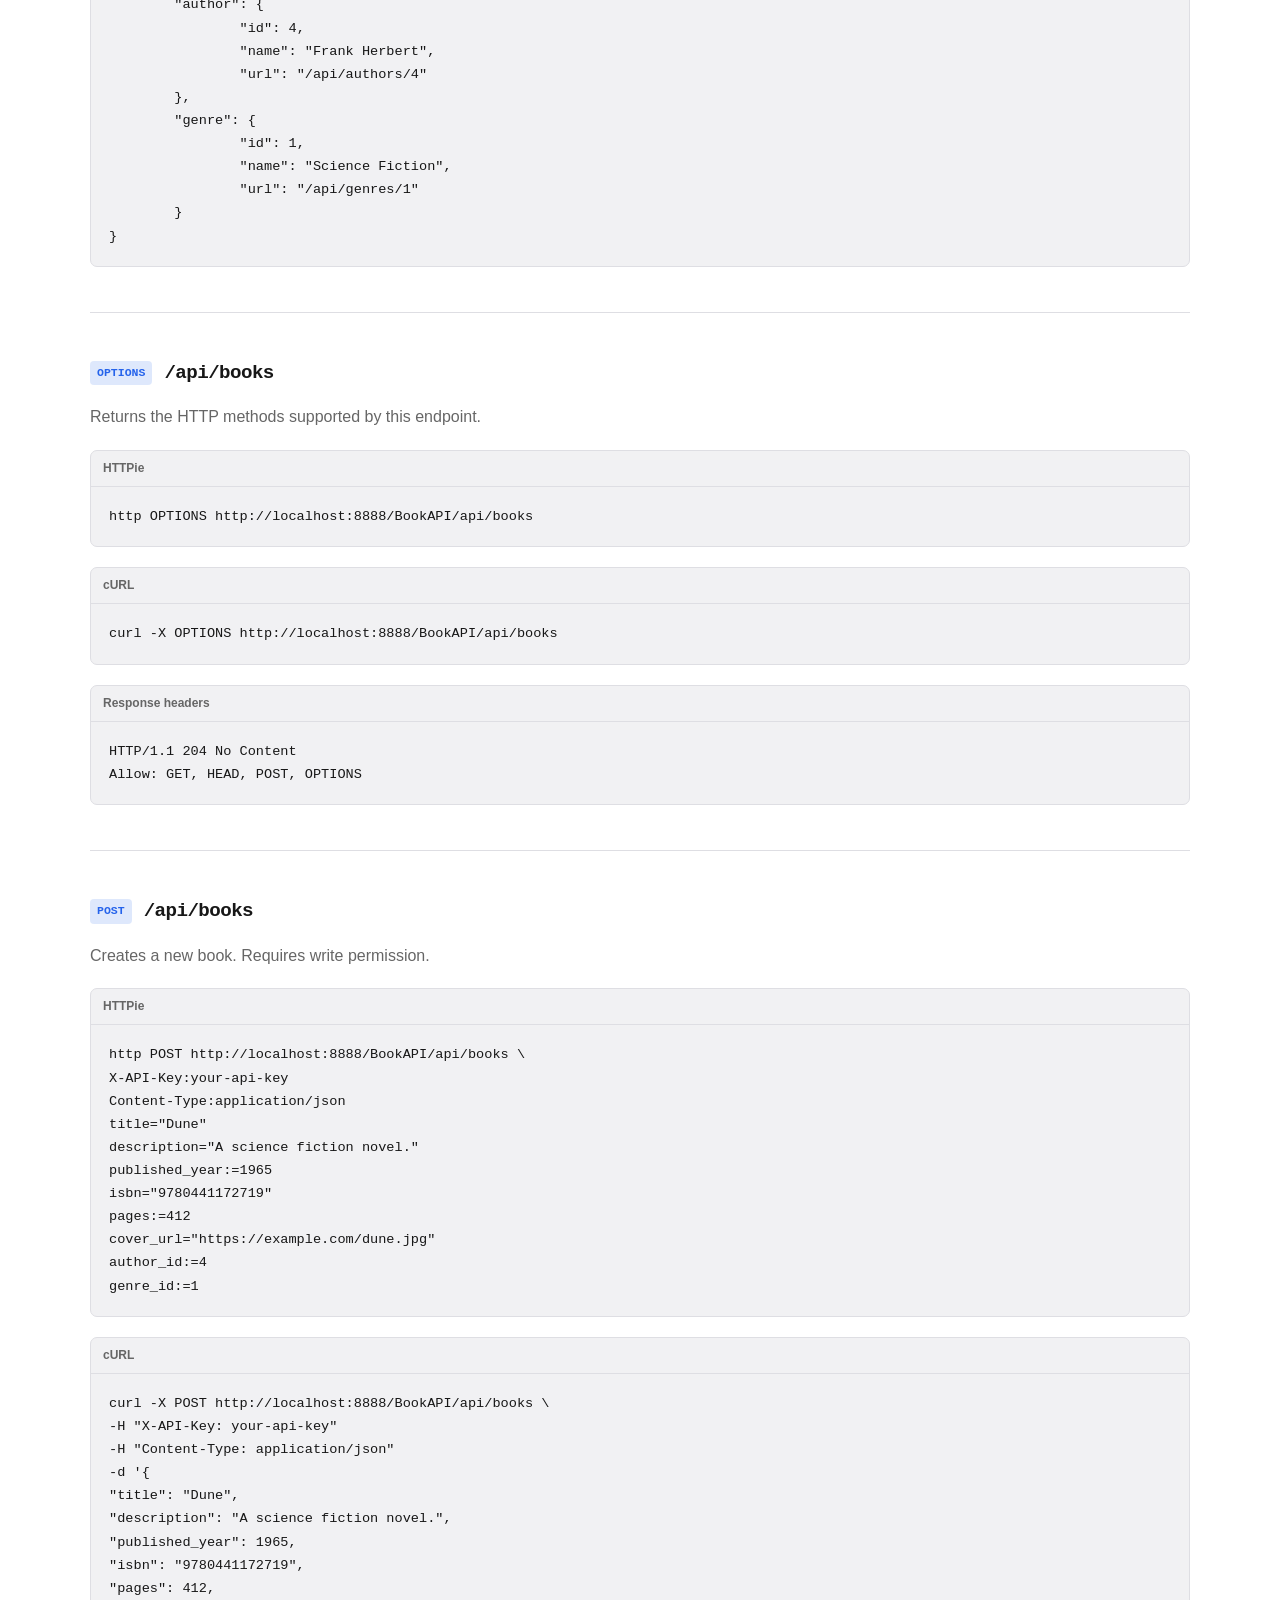
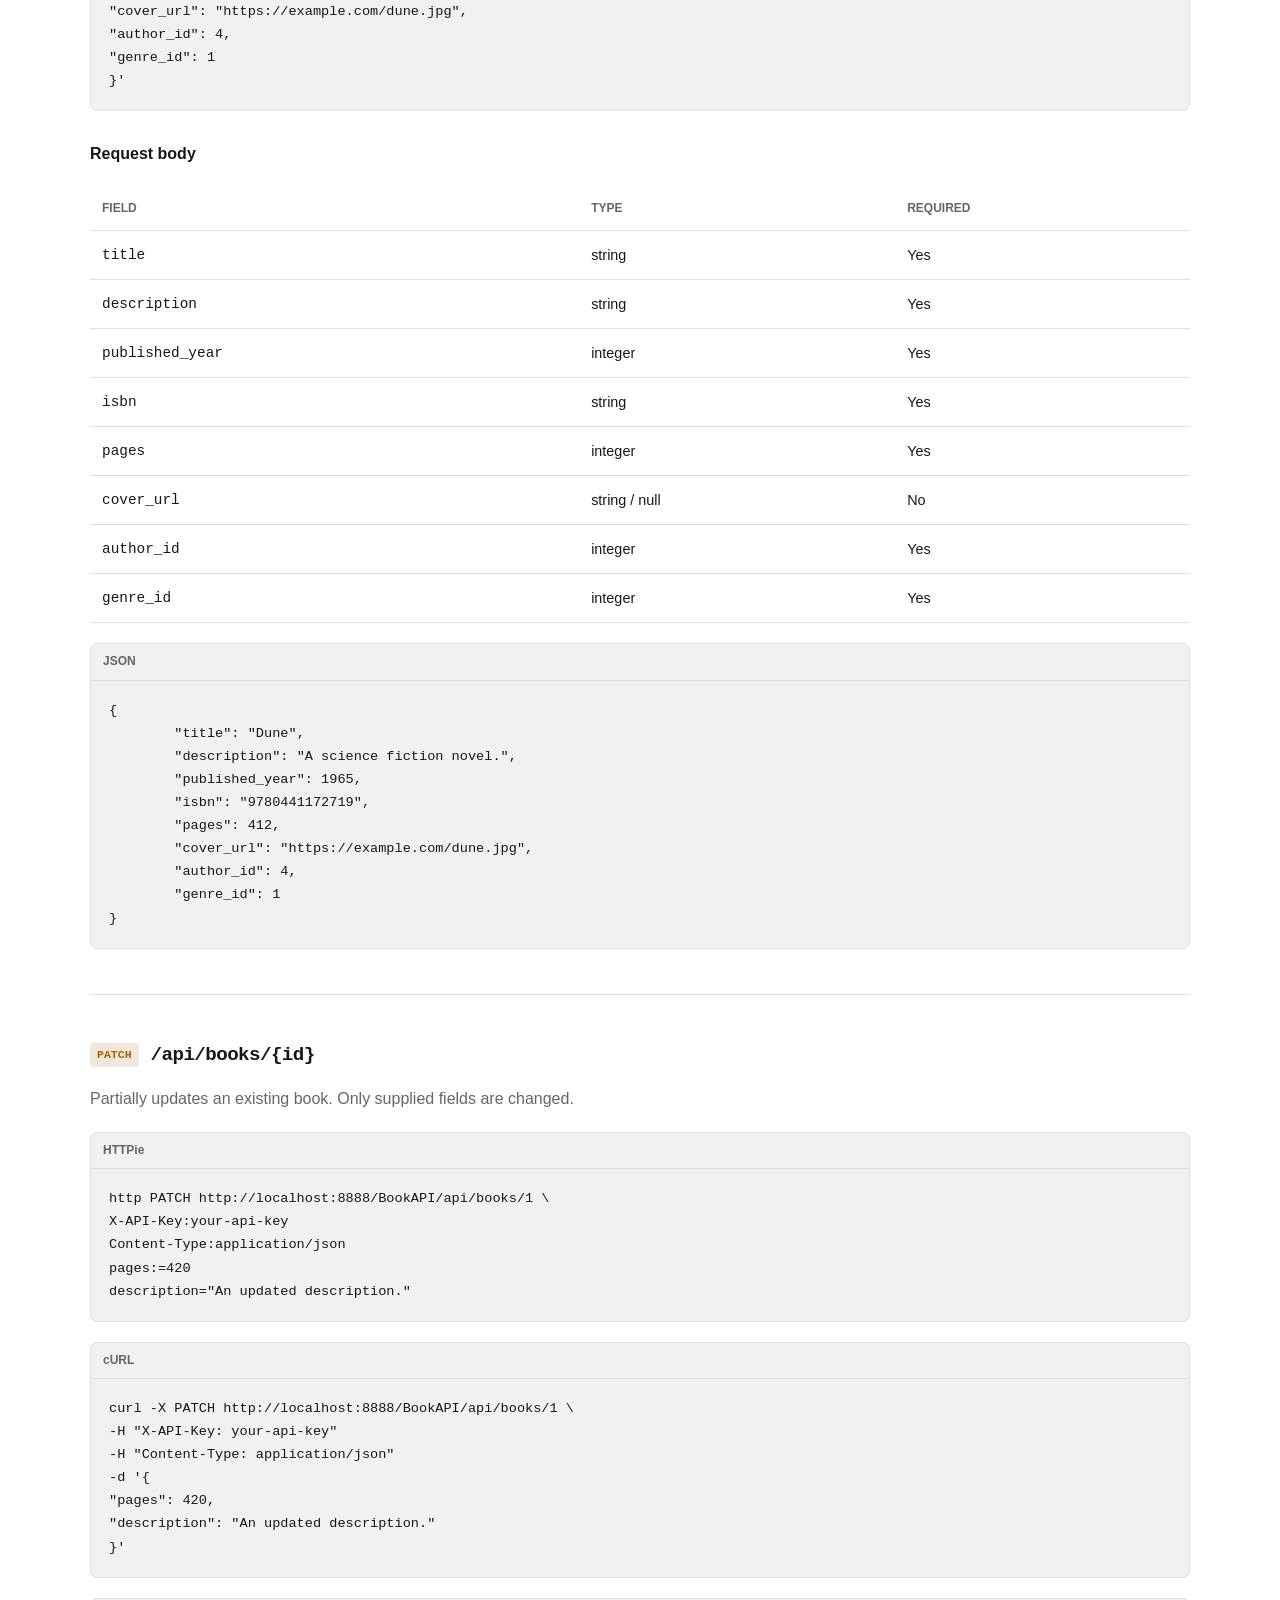
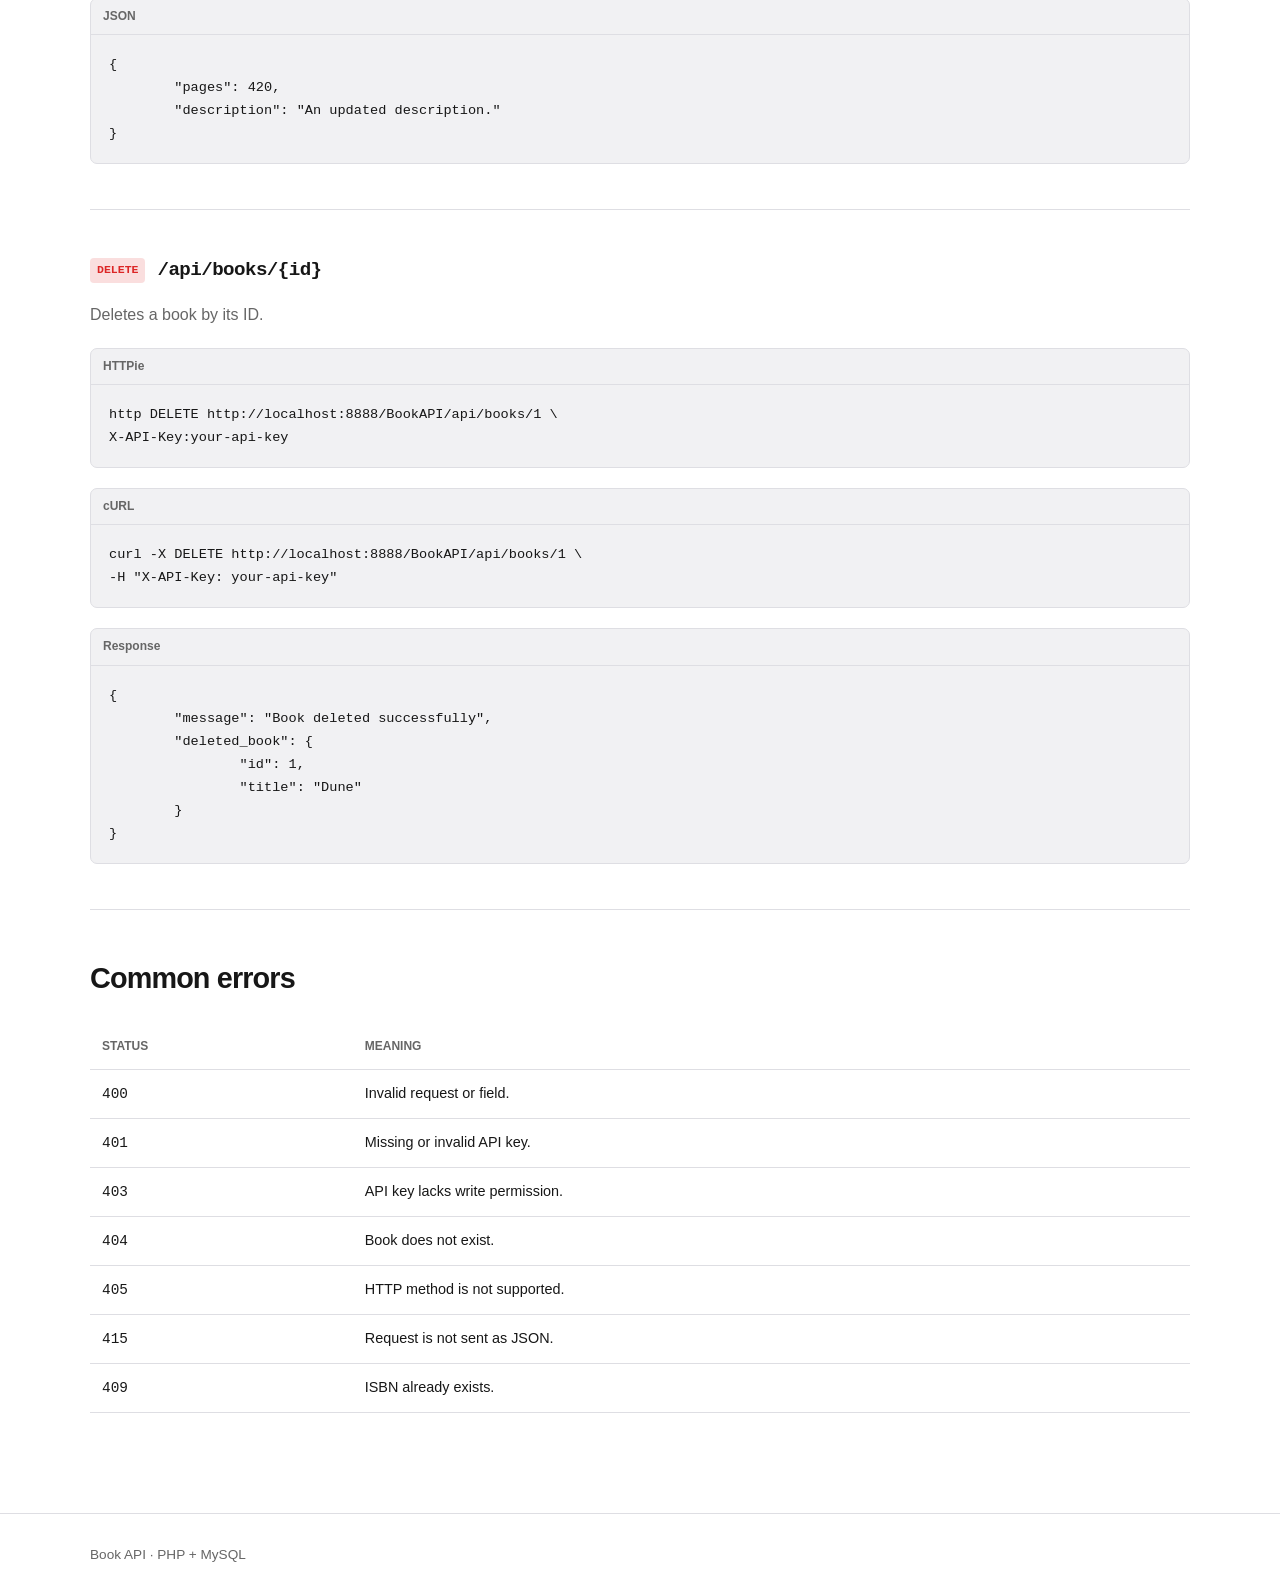
<file: docs/books.html>
<!DOCTYPE html>
<html lang="en">

<head>
	<meta charset="UTF-8">
	<meta name="viewport" content="width=device-width, initial-scale=1.0">
	<title>Books — Book API</title>
	<link rel="stylesheet" href="style.css">
	<script src="script.js" defer></script>
</head>

<body>
	<header>
		<div class="container header-content">
			<a href="index.html" class="logo">Book API</a>
			<nav>
				<a href="index.html">Overview</a>
				<a href="authentication.html">Authentication</a>
				<a href="books.html" class="active">Books</a>
				<a href="authors.html">Authors</a>
				<a href="genres.html">Genres</a>
			</nav>
		</div>
	</header>

	<main class="container docs-page">
		<div class="page-heading">
			<p class="eyebrow">RESOURCE</p>
			<h1>Books</h1>
			<p class="lead">
				Retrieve, create, update and delete books.
			</p>
		</div>
		<div class="tester-bar">
			<label for="api-key">
				API key
			</label>
			<div class="tester-key">
				<input id="api-key" type="password" placeholder="Enter your API key">
				<button class="button" id="save-key">
					Save
				</button>
				<button class="button" id="clear-key">
					Clear
				</button>
			</div>
			<p>
				Your key is kept in this browser session only.
			</p>
		</div>

		<!-- GET ALL -->
		<section class="endpoint">
			<div class="endpoint-title">
				<span class="method get">GET</span>
				<h2>/api/books</h2>
			</div>
			<p>
				Returns a paginated list of books.
			</p>
			<h3>Query parameters</h3>
			<table>
				<thead>
					<tr>
						<th>Parameter</th>
						<th>Type</th>
						<th>Required</th>
						<th>Description</th>
					</tr>
				</thead>
				<tbody>
					<tr>
						<td><code>page</code></td>
						<td>integer</td>
						<td>No</td>
						<td>Page number. Defaults to 1.</td>
					</tr>
					<tr>
						<td><code>limit</code></td>
						<td>integer</td>
						<td>No</td>
						<td>Results per page. Defaults to 10. Maximum 100.</td>
					</tr>
					<tr>
						<td><code>search</code></td>
						<td>string</td>
						<td>No</td>
						<td>Searches the title and description.</td>
					</tr>
				</tbody>
			</table>
			<div class="try-it">
				<h3>Try it</h3>
				<div class="tester-grid">
					<input id="books-page" type="number" min="1" value="1" placeholder="Page">
					<input id="books-limit" type="number" min="1" max="100" value="10" placeholder="Limit">
					<input id="books-search" type="text" placeholder="Search">
					<button class="button primary" id="get-books">
						Send request
					</button>
				</div>
				<div class="response" id="books-response" hidden></div>
			</div>
			<div class="code-block">
				<div class="code-header">HTTPie</div>
				<pre><code>http GET "http://localhost:8888/BookAPI/api/books?page=1&amp;limit=10&amp;search=dune" \

X-API-Key:your-api-key</code></pre>
			</div>

			<div class="code-block">
				<div class="code-header">cURL</div>
				<pre><code>curl "http://localhost:8888/BookAPI/api/books?page=1&amp;limit=10&amp;search=dune" \
-H "X-API-Key: your-api-key"</code></pre>
			</div>

			<div class="code-block">
				<div class="code-header">Response</div>
				<pre><code>{
	"data": [
		{
			"id": 1,
			"title": "Dune",
			"author": "Frank Herbert"
			"genre": "Science Fiction"
			"cover_url": "https://example.com/dune.jpg",
			"url": "/api/books/1"
		}
	],
	"pagination": {
		"page": 1,
		"limit": 10,
		"total": 1,
		"pages": 1
	}
}</code></pre>
			</div>
		</section>

		<!-- HEAD -->
		<section class="endpoint">
			<div class="endpoint-title">
				<span class="method get">HEAD</span>
				<h2>/api/books</h2>
			</div>
			<p>
				Performs the same request as GET but returns no response body.
				Useful for checking whether the endpoint is available.
			</p>
			<div class="code-block">
				<div class="code-header">HTTPie</div>
				<pre><code>http HEAD http://localhost:8888/BookAPI/api/books \
X-API-Key:your-api-key</code></pre>
			</div>

			<div class="code-block">
				<div class="code-header">cURL</div>
				<pre><code>curl -I http://localhost:8888/BookAPI/api/books \
-H "X-API-Key: your-api-key"</code></pre>
			</div>
		</section>

		<!-- GET ONE -->
		<section class="endpoint">
			<div class="endpoint-title">
				<span class="method get">GET</span>
				<h2>/api/books/{id}</h2>
			</div>
			<p>
				Returns one book by its ID.
			</p>
			<div class="try-it">
				<h3>Try it</h3>
				<div class="tester-grid">
					<input id="book-id" type="number" min="1" value="1" placeholder="Book ID">
					<button class="button primary" id="get-book">
						Send request
					</button>
				</div>
				<div class="response" id="book-response" hidden></div>
			</div>
			<div class="code-block">
				<div class="code-header">HTTPie</div>
				<pre><code>http GET http://localhost:8888/BookAPI/api/books/1 \
X-API-Key:your-api-key</code></pre>
			</div>

			<div class="code-block">
				<div class="code-header">cURL</div>
				<pre><code>curl http://localhost:8888/BookAPI/api/books/1 \
-H "X-API-Key: your-api-key"</code></pre>
			</div>
			<div class="code-block">
				<div class="code-header">Response</div>
				<pre><code>{
	"id": 1,
	"title": "Dune",
	"description": "A science fiction novel.",
	"published_year": 1965,
	"isbn": "9780441172719",
	"pages": 412,
	"cover_url": "https://example.com/dune.jpg",
	"author": {
		"id": 4,
		"name": "Frank Herbert",
		"url": "/api/authors/4"
	},
	"genre": {
		"id": 1,
		"name": "Science Fiction",
		"url": "/api/genres/1"
	}
}</code></pre>
			</div>
		</section>

		<!-- OPTIONS -->
		<section class="endpoint">
			<div class="endpoint-title">
				<span class="method options">OPTIONS</span>
				<h2>/api/books</h2>
			</div>
			<p>
				Returns the HTTP methods supported by this endpoint.
			</p>
			<div class="code-block">
				<div class="code-header">HTTPie</div>
				<pre><code>http OPTIONS http://localhost:8888/BookAPI/api/books</code></pre>
			</div>
			<div class="code-block">
				<div class="code-header">cURL</div>
				<pre><code>curl -X OPTIONS http://localhost:8888/BookAPI/api/books</code></pre>
			</div>
			<div class="code-block">
				<div class="code-header">Response headers</div>
				<pre><code>HTTP/1.1 204 No Content
Allow: GET, HEAD, POST, OPTIONS</code></pre>
			</div>
		</section>

		<!-- POST -->
		<section class="endpoint">
			<div class="endpoint-title">
				<span class="method post">POST</span>
				<h2>/api/books</h2>
			</div>
			<p>
				Creates a new book. Requires write permission.
			</p>
			<div class="code-block">
				<div class="code-header">HTTPie</div>
				<pre><code>http POST http://localhost:8888/BookAPI/api/books \
X-API-Key:your-api-key 
Content-Type:application/json 
title="Dune" 
description="A science fiction novel." 
published_year:=1965 
isbn="9780441172719" 
pages:=412 
cover_url="https://example.com/dune.jpg" 
author_id:=4 
genre_id:=1</code></pre>
			</div>
			<div class="code-block">
				<div class="code-header">cURL</div>
				<pre><code>curl -X POST http://localhost:8888/BookAPI/api/books \
-H "X-API-Key: your-api-key" 
-H "Content-Type: application/json" 
-d '{
"title": "Dune",
"description": "A science fiction novel.",
"published_year": 1965,
"isbn": "9780441172719",
"pages": 412,
"cover_url": "https://example.com/dune.jpg",
"author_id": 4,
"genre_id": 1
}'</code></pre>
			</div>
			<h3>Request body</h3>

			<table>
				<thead>
					<tr>
						<th>Field</th>
						<th>Type</th>
						<th>Required</th>
					</tr>
				</thead>
				<tbody>
					<tr>
						<td><code>title</code></td>
						<td>string</td>
						<td>Yes</td>
					</tr>
					<tr>
						<td><code>description</code></td>
						<td>string</td>
						<td>Yes</td>
					</tr>
					<tr>
						<td><code>published_year</code></td>
						<td>integer</td>
						<td>Yes</td>
					</tr>
					<tr>
						<td><code>isbn</code></td>
						<td>string</td>
						<td>Yes</td>
					</tr>
					<tr>
						<td><code>pages</code></td>
						<td>integer</td>
						<td>Yes</td>
					</tr>
					<tr>
						<td><code>cover_url</code></td>
						<td>string / null</td>
						<td>No</td>
					</tr>
					<tr>
						<td><code>author_id</code></td>
						<td>integer</td>
						<td>Yes</td>
					</tr>
					<tr>
						<td><code>genre_id</code></td>
						<td>integer</td>
						<td>Yes</td>
					</tr>
				</tbody>
			</table>

			<div class="code-block">
				<div class="code-header">JSON</div>
				<pre><code>{
	"title": "Dune",
	"description": "A science fiction novel.",
	"published_year": 1965,
	"isbn": "9780441172719",
	"pages": 412,
	"cover_url": "https://example.com/dune.jpg",
	"author_id": 4,
	"genre_id": 1
}</code></pre>
			</div>
		</section>

		<!-- PATCH -->
		<section class="endpoint">
			<div class="endpoint-title">
				<span class="method patch">PATCH</span>
				<h2>/api/books/{id}</h2>
			</div>
			<p>
				Partially updates an existing book. Only supplied fields
				are changed.
			</p>
			<div class="code-block">
				<div class="code-header">HTTPie</div>
				<pre><code>http PATCH http://localhost:8888/BookAPI/api/books/1 \
X-API-Key:your-api-key 
Content-Type:application/json 
pages:=420 
description="An updated description."</code></pre>
			</div>
			<div class="code-block">
				<div class="code-header">cURL</div>
				<pre><code>curl -X PATCH http://localhost:8888/BookAPI/api/books/1 \
-H "X-API-Key: your-api-key" 
-H "Content-Type: application/json" 
-d '{
"pages": 420,
"description": "An updated description."
}'</code></pre>
			</div>
			<div class="code-block">
				<div class="code-header">JSON</div>
				<pre><code>{
	"pages": 420,
	"description": "An updated description."
}</code></pre>
			</div>
		</section>

		<!-- DELETE -->
		<section class="endpoint">
			<div class="endpoint-title">
				<span class="method delete">DELETE</span>
				<h2>/api/books/{id}</h2>
			</div>
			<p>
				Deletes a book by its ID.
			</p>
			<div class="code-block">
				<div class="code-header">HTTPie</div>
				<pre><code>http DELETE http://localhost:8888/BookAPI/api/books/1 \
X-API-Key:your-api-key</code></pre>
			</div>
			<div class="code-block">
				<div class="code-header">cURL</div>
				<pre><code>curl -X DELETE http://localhost:8888/BookAPI/api/books/1 \
-H "X-API-Key: your-api-key"</code></pre>
			</div>
			<div class="code-block">
				<div class="code-header">Response</div>
				<pre><code>{
	"message": "Book deleted successfully",
	"deleted_book": {
		"id": 1,
		"title": "Dune"
	}
}</code></pre>
			</div>
		</section>
		<section class="doc-section">
			<h2>Common errors</h2>
			<table>
				<thead>
					<tr>
						<th>Status</th>
						<th>Meaning</th>
					</tr>
				</thead>
				<tbody>
					<tr>
						<td><code>400</code></td>
						<td>Invalid request or field.</td>
					</tr>
					<tr>
						<td><code>401</code></td>
						<td>Missing or invalid API key.</td>
					</tr>
					<tr>
						<td><code>403</code></td>
						<td>API key lacks write permission.</td>
					</tr>
					<tr>
						<td><code>404</code></td>
						<td>Book does not exist.</td>
					</tr>
					<tr>
						<td><code>405</code></td>
						<td>HTTP method is not supported.</td>
					</tr>
					<tr>
						<td><code>415</code></td>
						<td>Request is not sent as JSON.</td>
					</tr>
					<tr>
						<td><code>409</code></td>
						<td>ISBN already exists.</td>
					</tr>
				</tbody>
			</table>
		</section>
	</main>
	<footer>
		<div class="container">
			Book API · PHP + MySQL
		</div>
	</footer>
</body>

</html>
</file>
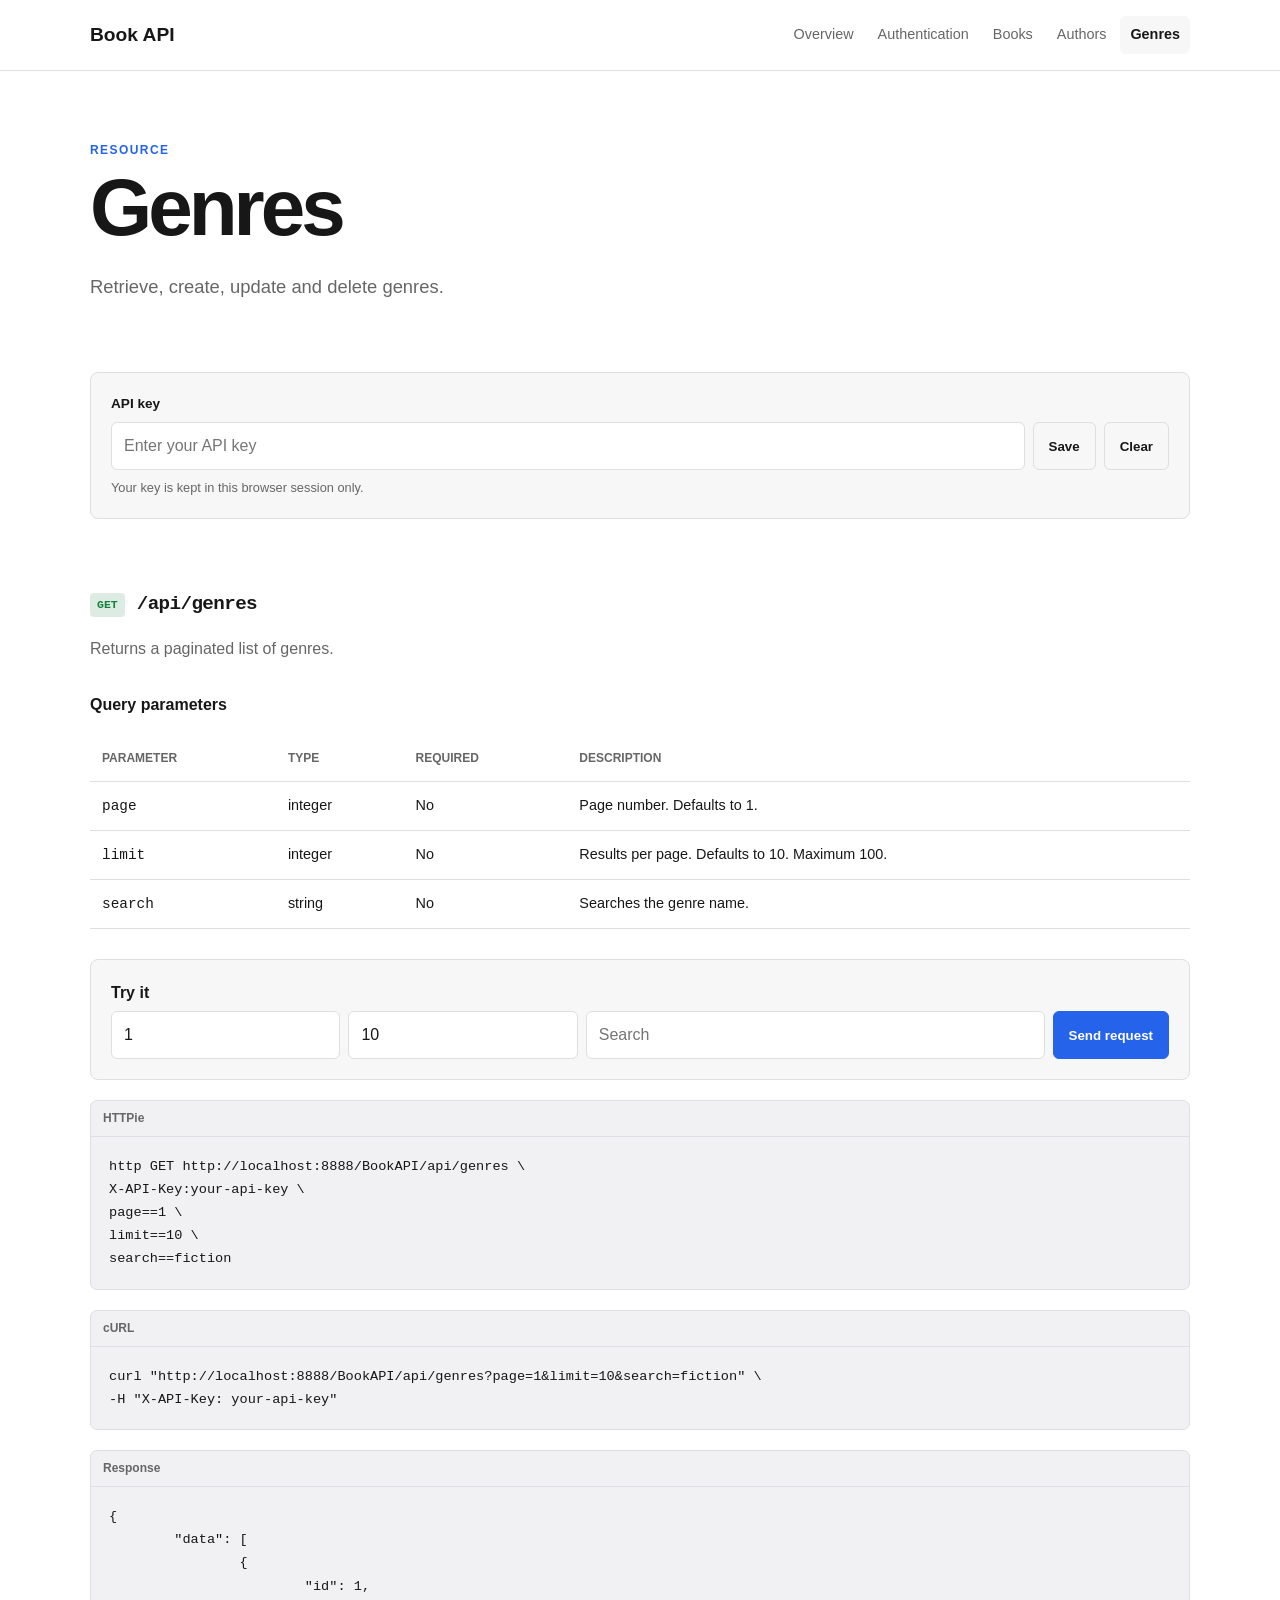
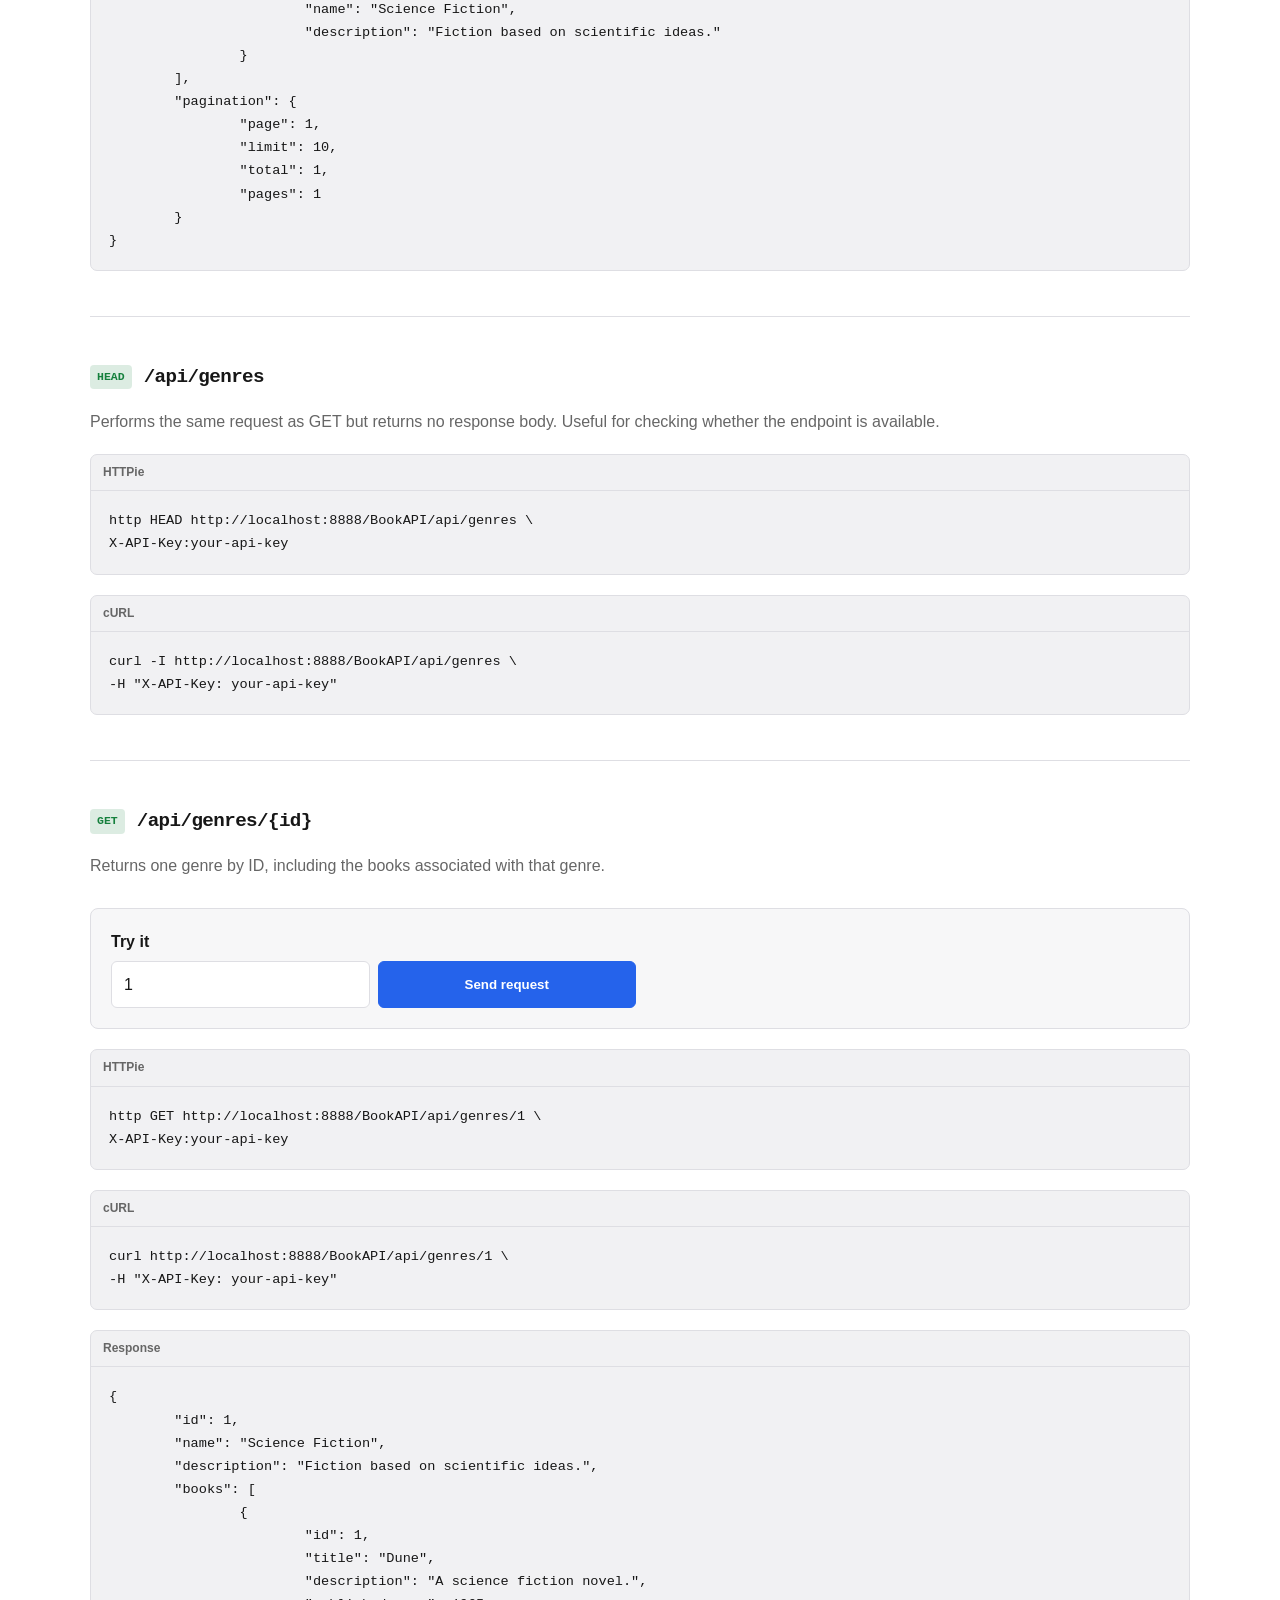
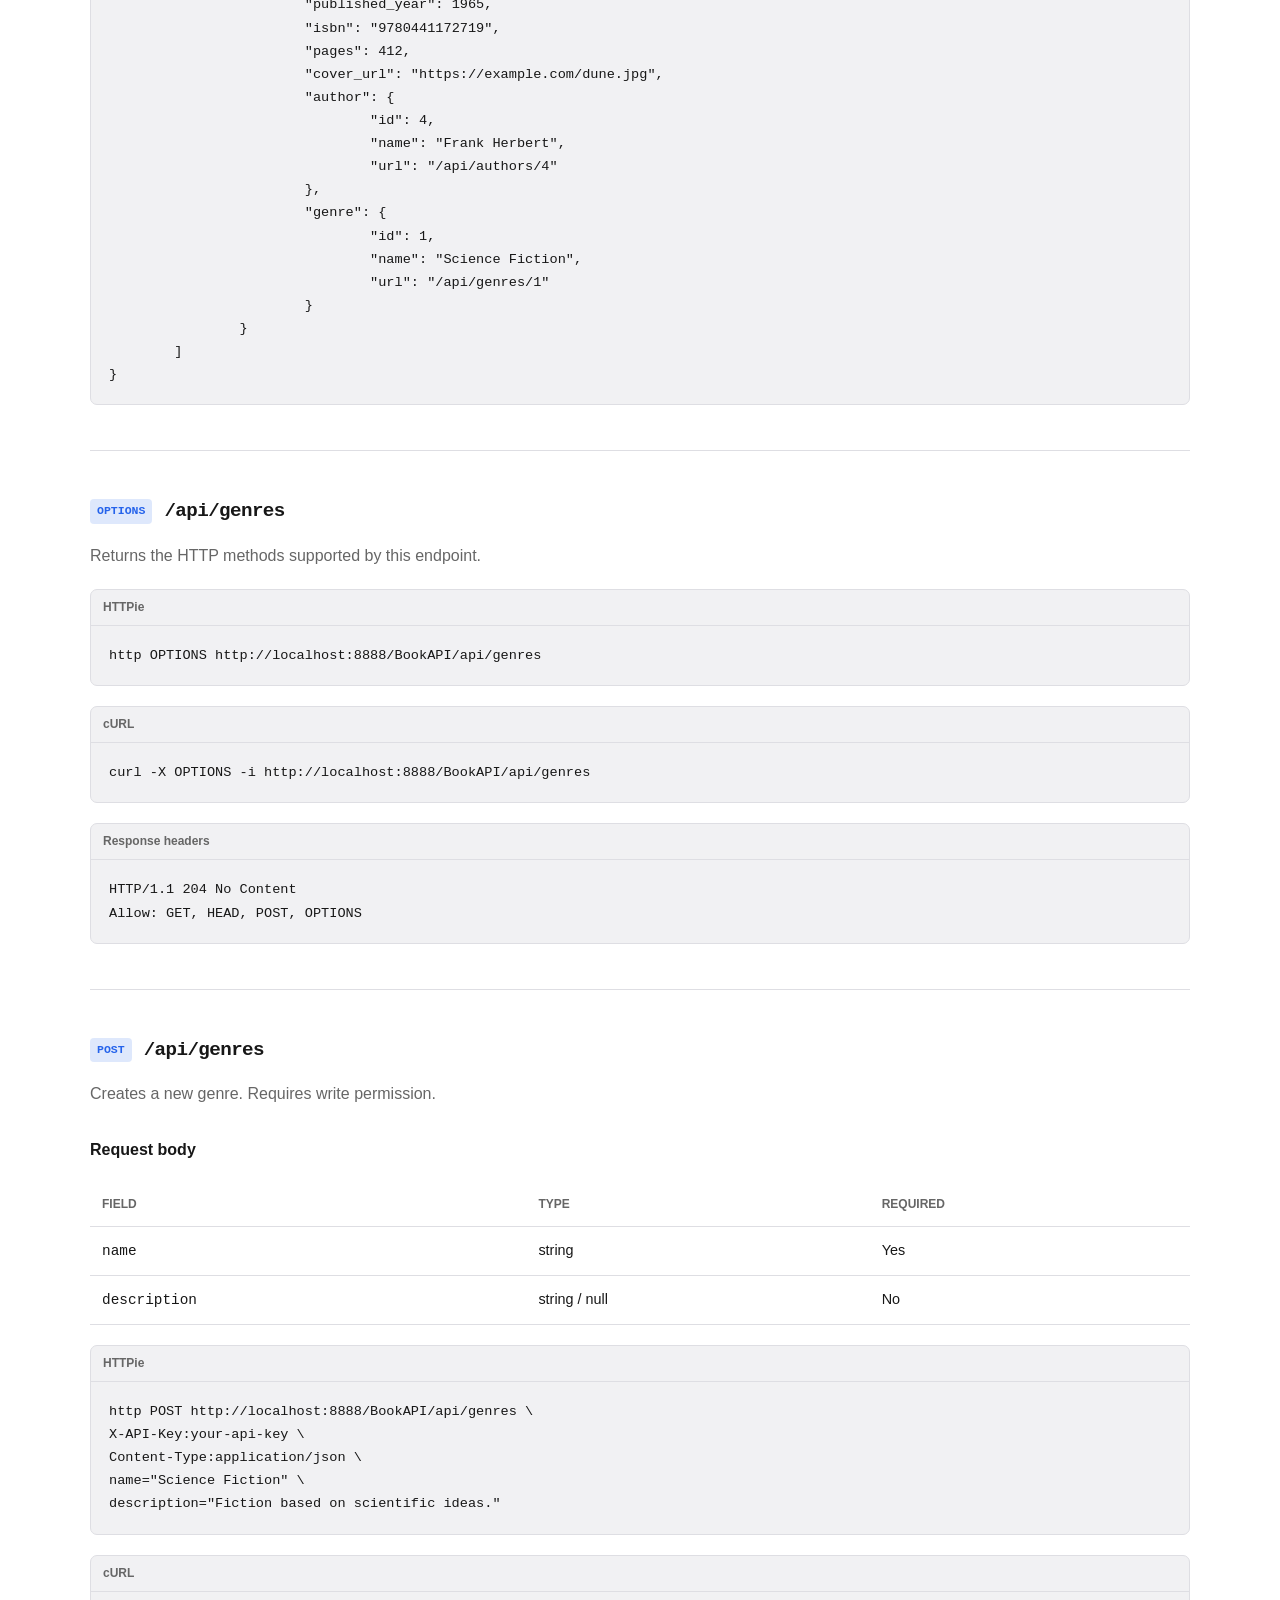
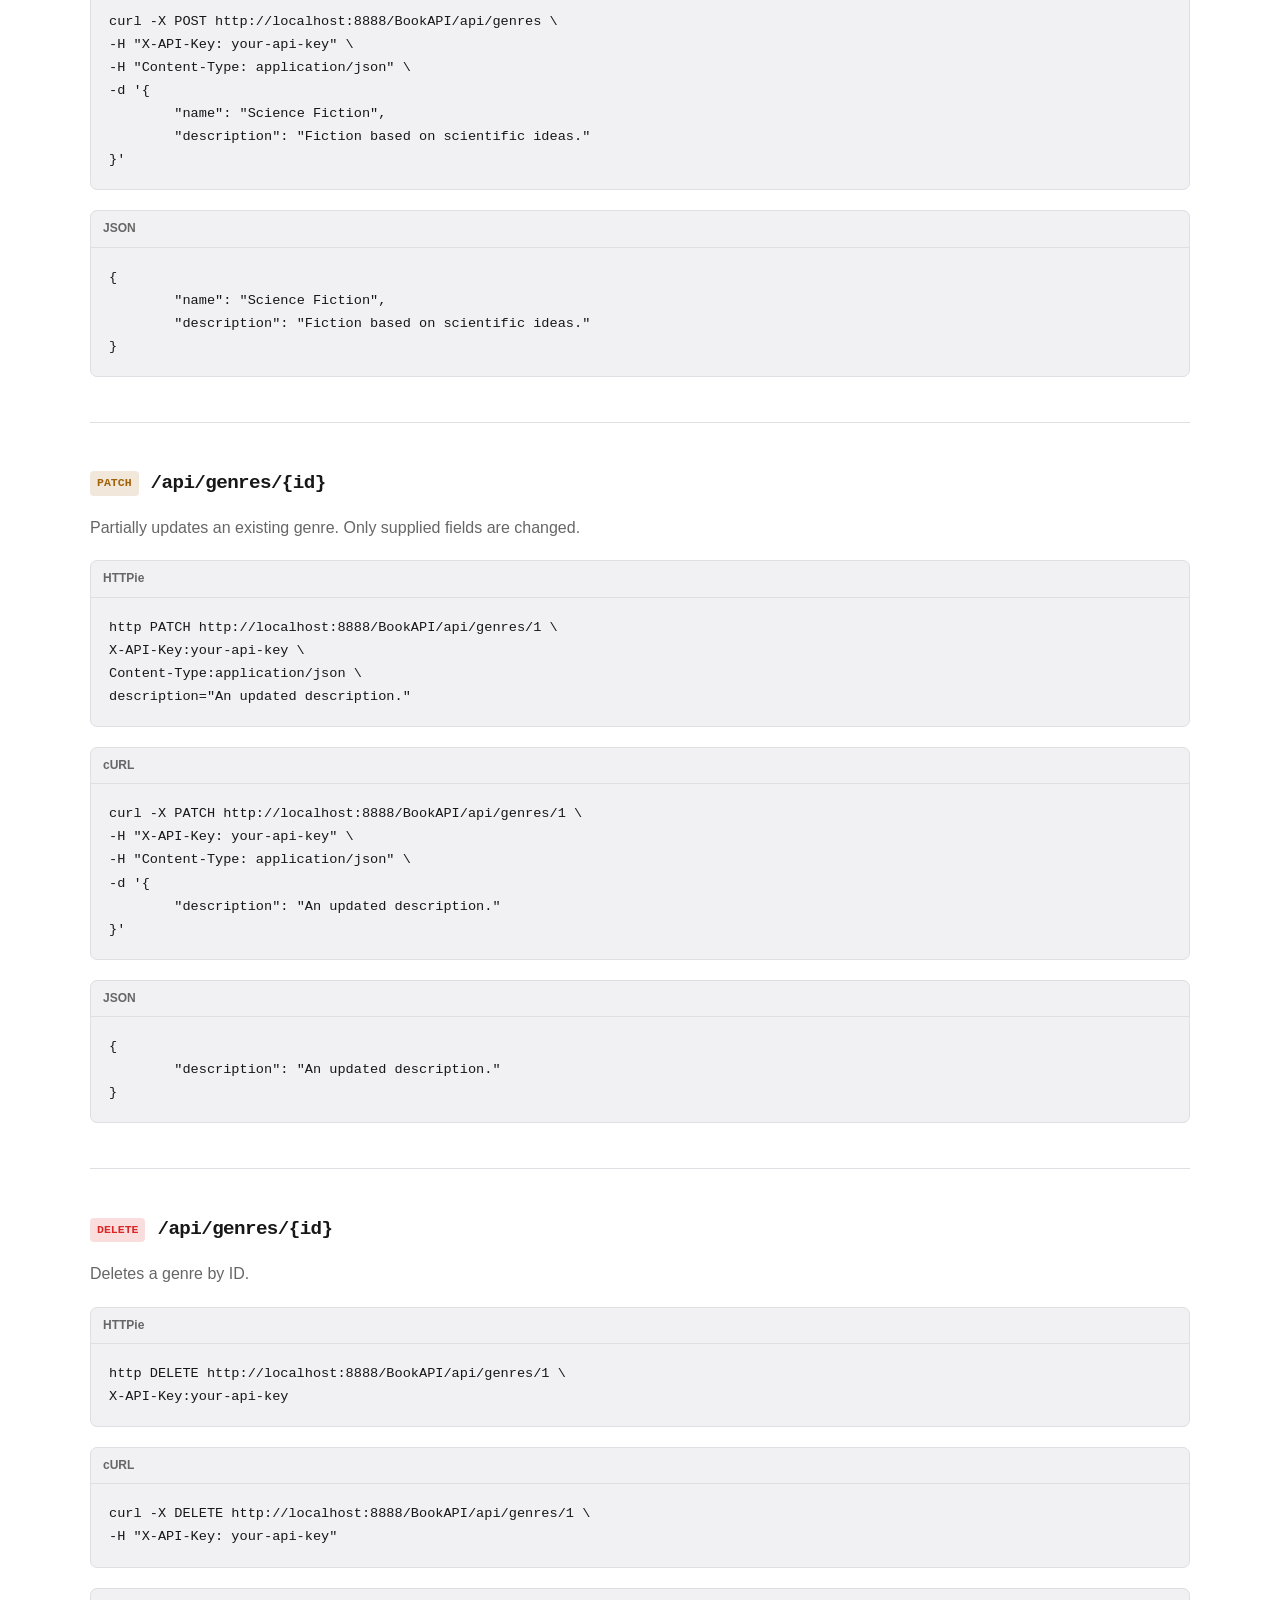
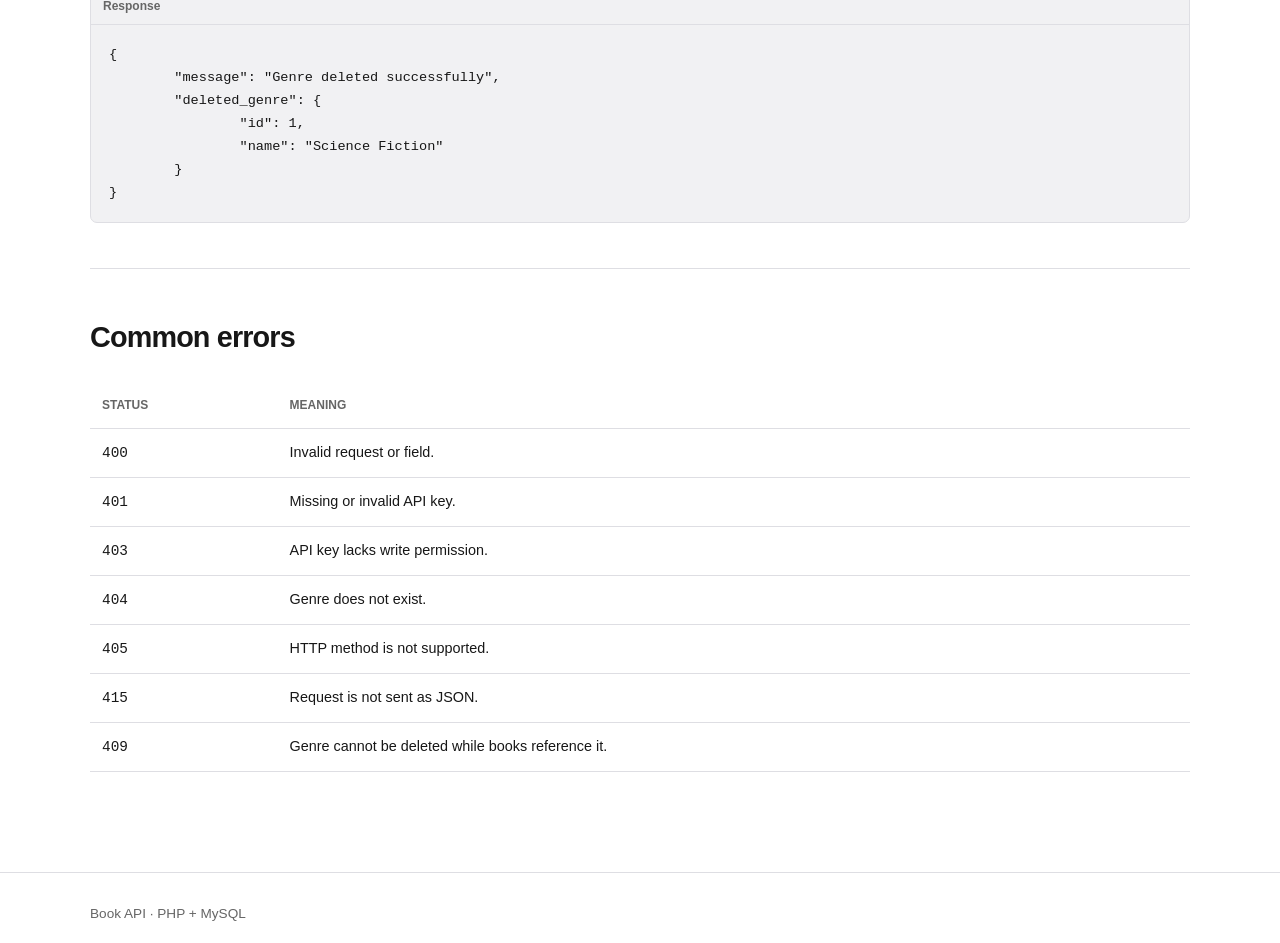
<file: docs/genres.html>
<!DOCTYPE html>
<html lang="en">

<head>
	<meta charset="UTF-8">
	<meta name="viewport" content="width=device-width, initial-scale=1.0">
	<title>Genres — Book API</title>
	<link rel="stylesheet" href="style.css">
	<script src="script.js" defer></script>
</head>

<body>
	<header>
		<div class="container header-content">
			<a href="index.html" class="logo">Book API</a>
			<nav>
				<a href="index.html">Overview</a>
				<a href="authentication.html">Authentication</a>
				<a href="books.html">Books</a>
				<a href="authors.html">Authors</a>
				<a href="genres.html" class="active">Genres</a>
			</nav>
		</div>
	</header>

	<main class="container docs-page">
		<div class="page-heading">
			<p class="eyebrow">RESOURCE</p>
			<h1>Genres</h1>
			<p class="lead">
				Retrieve, create, update and delete genres.
			</p>
		</div>

		<div class="tester-bar">
			<label for="api-key">
				API key
			</label>
			<div class="tester-key">
				<input id="api-key" type="password" placeholder="Enter your API key">
				<button class="button" id="save-key">
					Save
				</button>
				<button class="button" id="clear-key">
					Clear
				</button>
			</div>
			<p>
				Your key is kept in this browser session only.
			</p>
		</div>

		<!-- GET ALL -->
		<section class="endpoint">
			<div class="endpoint-title">
				<span class="method get">GET</span>
				<h2>/api/genres</h2>
			</div>
			<p>
				Returns a paginated list of genres.
			</p>

			<h3>Query parameters</h3>
			<table>
				<thead>
					<tr>
						<th>Parameter</th>
						<th>Type</th>
						<th>Required</th>
						<th>Description</th>
					</tr>
				</thead>
				<tbody>
					<tr>
						<td><code>page</code></td>
						<td>integer</td>
						<td>No</td>
						<td>Page number. Defaults to 1.</td>
					</tr>
					<tr>
						<td><code>limit</code></td>
						<td>integer</td>
						<td>No</td>
						<td>Results per page. Defaults to 10. Maximum 100.</td>
					</tr>
					<tr>
						<td><code>search</code></td>
						<td>string</td>
						<td>No</td>
						<td>Searches the genre name.</td>
					</tr>
				</tbody>
			</table>

			<div class="try-it">
				<h3>Try it</h3>
				<div class="tester-grid">
					<input id="genres-page" type="number" min="1" value="1" placeholder="Page">
					<input id="genres-limit" type="number" min="1" max="100" value="10" placeholder="Limit">
					<input id="genres-search" type="text" placeholder="Search">
					<button class="button primary" id="get-genres">
						Send request
					</button>
				</div>
				<div class="response" id="genres-response" hidden></div>
			</div>

			<div class="code-block">
				<div class="code-header">HTTPie</div>
				<pre><code>http GET http://localhost:8888/BookAPI/api/genres \
X-API-Key:your-api-key \
page==1 \
limit==10 \
search==fiction</code></pre>
			</div>

			<div class="code-block">
				<div class="code-header">cURL</div>
				<pre><code>curl "http://localhost:8888/BookAPI/api/genres?page=1&amp;limit=10&amp;search=fiction" \
-H "X-API-Key: your-api-key"</code></pre>
			</div>

			<div class="code-block">
				<div class="code-header">Response</div>
				<pre><code>{
	"data": [
		{
			"id": 1,
			"name": "Science Fiction",
			"description": "Fiction based on scientific ideas."
		}
	],
	"pagination": {
		"page": 1,
		"limit": 10,
		"total": 1,
		"pages": 1
	}
}</code></pre>
			</div>
		</section>

		<!-- HEAD -->
		<section class="endpoint">
			<div class="endpoint-title">
				<span class="method get">HEAD</span>
				<h2>/api/genres</h2>
			</div>
			<p>
				Performs the same request as GET but returns no response body.
				Useful for checking whether the endpoint is available.
			</p>

			<div class="code-block">
				<div class="code-header">HTTPie</div>
				<pre><code>http HEAD http://localhost:8888/BookAPI/api/genres \
X-API-Key:your-api-key</code></pre>
			</div>

			<div class="code-block">
				<div class="code-header">cURL</div>
				<pre><code>curl -I http://localhost:8888/BookAPI/api/genres \
-H "X-API-Key: your-api-key"</code></pre>
			</div>
		</section>

		<!-- GET ONE -->
		<section class="endpoint">
			<div class="endpoint-title">
				<span class="method get">GET</span>
				<h2>/api/genres/{id}</h2>
			</div>
			<p>
				Returns one genre by ID, including the books associated
				with that genre.
			</p>

			<div class="try-it">
				<h3>Try it</h3>
				<div class="tester-grid">
					<input id="genre-id" type="number" min="1" value="1" placeholder="Genre ID">
					<button class="button primary" id="get-genre">
						Send request
					</button>
				</div>
				<div class="response" id="genre-response" hidden></div>
			</div>

			<div class="code-block">
				<div class="code-header">HTTPie</div>
				<pre><code>http GET http://localhost:8888/BookAPI/api/genres/1 \
X-API-Key:your-api-key</code></pre>
			</div>

			<div class="code-block">
				<div class="code-header">cURL</div>
				<pre><code>curl http://localhost:8888/BookAPI/api/genres/1 \
-H "X-API-Key: your-api-key"</code></pre>
			</div>

			<div class="code-block">
				<div class="code-header">Response</div>
				<pre><code>{
	"id": 1,
	"name": "Science Fiction",
	"description": "Fiction based on scientific ideas.",
	"books": [
		{
			"id": 1,
			"title": "Dune",
			"description": "A science fiction novel.",
			"published_year": 1965,
			"isbn": "9780441172719",
			"pages": 412,
			"cover_url": "https://example.com/dune.jpg",
			"author": {
				"id": 4,
				"name": "Frank Herbert",
				"url": "/api/authors/4"
			},
			"genre": {
				"id": 1,
				"name": "Science Fiction",
				"url": "/api/genres/1"
			}
		}
	]
}</code></pre>
			</div>
		</section>

		<!-- OPTIONS -->
		<section class="endpoint">
			<div class="endpoint-title">
				<span class="method options">OPTIONS</span>
				<h2>/api/genres</h2>
			</div>
			<p>
				Returns the HTTP methods supported by this endpoint.
			</p>

			<div class="code-block">
				<div class="code-header">HTTPie</div>
				<pre><code>http OPTIONS http://localhost:8888/BookAPI/api/genres</code></pre>
			</div>

			<div class="code-block">
				<div class="code-header">cURL</div>
				<pre><code>curl -X OPTIONS -i http://localhost:8888/BookAPI/api/genres</code></pre>
			</div>

			<div class="code-block">
				<div class="code-header">Response headers</div>
				<pre><code>HTTP/1.1 204 No Content
Allow: GET, HEAD, POST, OPTIONS</code></pre>
			</div>
		</section>

		<!-- POST -->
		<section class="endpoint">
			<div class="endpoint-title">
				<span class="method post">POST</span>
				<h2>/api/genres</h2>
			</div>
			<p>
				Creates a new genre. Requires write permission.
			</p>

			<h3>Request body</h3>
			<table>
				<thead>
					<tr>
						<th>Field</th>
						<th>Type</th>
						<th>Required</th>
					</tr>
				</thead>
				<tbody>
					<tr>
						<td><code>name</code></td>
						<td>string</td>
						<td>Yes</td>
					</tr>
					<tr>
						<td><code>description</code></td>
						<td>string / null</td>
						<td>No</td>
					</tr>
				</tbody>
			</table>

			<div class="code-block">
				<div class="code-header">HTTPie</div>
				<pre><code>http POST http://localhost:8888/BookAPI/api/genres \
X-API-Key:your-api-key \
Content-Type:application/json \
name="Science Fiction" \
description="Fiction based on scientific ideas."</code></pre>
			</div>

			<div class="code-block">
				<div class="code-header">cURL</div>
				<pre><code>curl -X POST http://localhost:8888/BookAPI/api/genres \
-H "X-API-Key: your-api-key" \
-H "Content-Type: application/json" \
-d '{
	"name": "Science Fiction",
	"description": "Fiction based on scientific ideas."
}'</code></pre>
			</div>

			<div class="code-block">
				<div class="code-header">JSON</div>
				<pre><code>{
	"name": "Science Fiction",
	"description": "Fiction based on scientific ideas."
}</code></pre>
			</div>
		</section>

		<!-- PATCH -->
		<section class="endpoint">
			<div class="endpoint-title">
				<span class="method patch">PATCH</span>
				<h2>/api/genres/{id}</h2>
			</div>
			<p>
				Partially updates an existing genre. Only supplied fields
				are changed.
			</p>

			<div class="code-block">
				<div class="code-header">HTTPie</div>
				<pre><code>http PATCH http://localhost:8888/BookAPI/api/genres/1 \
X-API-Key:your-api-key \
Content-Type:application/json \
description="An updated description."</code></pre>
			</div>

			<div class="code-block">
				<div class="code-header">cURL</div>
				<pre><code>curl -X PATCH http://localhost:8888/BookAPI/api/genres/1 \
-H "X-API-Key: your-api-key" \
-H "Content-Type: application/json" \
-d '{
	"description": "An updated description."
}'</code></pre>
			</div>

			<div class="code-block">
				<div class="code-header">JSON</div>
				<pre><code>{
	"description": "An updated description."
}</code></pre>
			</div>
		</section>

		<!-- DELETE -->
		<section class="endpoint">
			<div class="endpoint-title">
				<span class="method delete">DELETE</span>
				<h2>/api/genres/{id}</h2>
			</div>
			<p>
				Deletes a genre by ID.
			</p>

			<div class="code-block">
				<div class="code-header">HTTPie</div>
				<pre><code>http DELETE http://localhost:8888/BookAPI/api/genres/1 \
X-API-Key:your-api-key</code></pre>
			</div>
			<div class="code-block">
				<div class="code-header">cURL</div>
				<pre><code>curl -X DELETE http://localhost:8888/BookAPI/api/genres/1 \
-H "X-API-Key: your-api-key"</code></pre>
			</div>
			<div class="code-block">
				<div class="code-header">Response</div>
				<pre><code>{
	"message": "Genre deleted successfully",
	"deleted_genre": {
		"id": 1,
		"name": "Science Fiction"
	}
}</code></pre>
			</div>
		</section>
		<section class="doc-section">
			<h2>Common errors</h2>
			<table>
				<thead>
					<tr>
						<th>Status</th>
						<th>Meaning</th>
					</tr>
				</thead>
				<tbody>
					<tr>
						<td><code>400</code></td>
						<td>Invalid request or field.</td>
					</tr>
					<tr>
						<td><code>401</code></td>
						<td>Missing or invalid API key.</td>
					</tr>
					<tr>
						<td><code>403</code></td>
						<td>API key lacks write permission.</td>
					</tr>
					<tr>
						<td><code>404</code></td>
						<td>Genre does not exist.</td>
					</tr>
					<tr>
						<td><code>405</code></td>
						<td>HTTP method is not supported.</td>
					</tr>
					<tr>
						<td><code>415</code></td>
						<td>Request is not sent as JSON.</td>
					</tr>
					<tr>
						<td><code>409</code></td>
						<td>Genre cannot be deleted while books reference it.</td>
					</tr>
				</tbody>
			</table>
		</section>
	</main>

	<footer>
		<div class="container">
			Book API · PHP + MySQL
		</div>
	</footer>
</body>

</html>
</file>
<file: docs/style.css>
* {
  box-sizing: border-box;
}

:root {
  --background: #ffffff;
  --surface: #f7f7f8;
  --border: #dedee3;

  --text: #171717;
  --muted: #666;

  --primary: #2563eb;
  --primary-hover: #1d4ed8;

  --code: #f1f1f3;

  --green: #15803d;
  --blue: #2563eb;
  --yellow: #a16207;
  --red: #dc2626;
}

@media (prefers-color-scheme: dark) {
  :root {
    --background: #111113;
    --surface: #19191c;
    --border: #303036;

    --text: #f4f4f5;
    --muted: #a1a1aa;

    --primary: #60a5fa;
    --primary-hover: #93c5fd;

    --code: #202024;

    --green: #4ade80;
    --blue: #60a5fa;
    --yellow: #facc15;
    --red: #f87171;
  }
}

/* GENERAL */

html {
  scroll-behavior: smooth;
}

body {
  margin: 0;

  background: var(--background);
  color: var(--text);

  font-family:
    -apple-system, BlinkMacSystemFont, "Segoe UI", Roboto, Helvetica, Arial,
    sans-serif;

  line-height: 1.6;
}

.container {
  width: min(1100px, calc(100% - 40px));

  margin-inline: auto;
}

a {
  color: var(--primary);
}

p {
  color: var(--muted);
}

/* HEADER */

header {
  border-bottom: 1px solid var(--border);

  background: var(--background);
}

.header-content {
  min-height: 70px;

  display: flex;

  align-items: center;

  justify-content: space-between;

  gap: 30px;
}

.logo {
  color: var(--text);

  font-size: 1.2rem;

  font-weight: 750;

  text-decoration: none;
}

nav {
  display: flex;

  gap: 4px;

  flex-wrap: wrap;
}

nav a {
  padding: 7px 10px;

  border-radius: 6px;

  color: var(--muted);

  font-size: 0.9rem;

  text-decoration: none;
}

nav a:hover {
  background: var(--surface);

  color: var(--text);
}

nav a.active {
  background: var(--surface);

  color: var(--text);

  font-weight: 600;
}

/* HERO */

.hero {
  min-height: 500px;

  padding-block: 100px;

  display: grid;

  grid-template-columns: 1.5fr 1fr;

  align-items: center;

  gap: 80px;
}

.eyebrow {
  margin: 0 0 8px;

  color: var(--primary);

  font-size: 0.75rem;

  font-weight: 800;

  letter-spacing: 0.12em;

  text-transform: uppercase;
}

h1 {
  margin: 0;

  font-size: clamp(3rem, 7vw, 5.5rem);

  line-height: 1;

  letter-spacing: -0.05em;
}

h2 {
  margin-top: 0;

  font-size: 1.8rem;

  letter-spacing: -0.03em;
}

h3 {
  margin-bottom: 6px;
}

.lead {
  max-width: 650px;

  margin: 24px 0;

  font-size: 1.15rem;
}

.hero .lead {
  font-size: 1.3rem;
}

/* BUTTONS */

.actions {
  display: flex;

  flex-wrap: wrap;

  gap: 10px;

  margin-top: 30px;
}

.button {
  display: inline-block;

  padding: 9px 15px;

  border: 1px solid var(--border);

  border-radius: 6px;

  background: var(--surface);

  color: var(--text);

  font-weight: 600;

  text-decoration: none;

  cursor: pointer;
}

.button:hover {
  background: var(--code);
}

.button.primary {
  border-color: var(--primary);

  background: var(--primary);

  color: white;
}

.button.primary:hover {
  background: var(--primary-hover);
}

/* BASE URL */

.base-url {
  padding: 30px;
  border: 1px solid var(--border);
  border-radius: 8px;
  background: var(--surface);
}

.base-url span {
  display: block;
  margin-bottom: 12px;

  color: var(--muted);
  font-size: 0.8rem;
  font-weight: 700;
  text-transform: uppercase;
}

.base-url code {
  display: block;
  padding: 15px;
  border-radius: 6px;
  background: var(--code);
  font-size: 1.2rem;
}

/* SECTIONS */

section {
  margin-bottom: 90px;
}

/* CARDS */

.cards {
  display: grid;

  grid-template-columns: repeat(3, 1fr);

  gap: 18px;
}

.card {
  padding: 24px;

  border: 1px solid var(--border);

  border-radius: 8px;

  background: var(--surface);
}

.card-number {
  color: var(--primary);

  font-size: 0.8rem;

  font-weight: 800;
}

.card h3 {
  margin-top: 20px;
}

/* RESOURCES */

.resource-list {
  display: grid;

  gap: 8px;
}

.resource {
  padding: 18px;

  border: 1px solid var(--border);

  border-radius: 7px;

  display: flex;

  justify-content: space-between;

  text-decoration: none;
}

.resource:hover {
  background: var(--surface);
}

.resource div {
  display: flex;

  flex-direction: column;
}

.resource strong {
  color: var(--text);

  font-size: 1.05rem;
}

.resource span {
  color: var(--muted);

  font-size: 0.9rem;
}

/* METHODS */

.methods {
  display: grid;

  grid-template-columns: repeat(4, 1fr);

  gap: 12px;
}

.methods > div {
  padding: 18px;

  border: 1px solid var(--border);

  border-radius: 7px;

  background: var(--surface);
}

.methods p {
  margin-bottom: 0;
}

/* METHOD BADGES */

.method {
  display: inline-block;

  padding: 3px 7px;

  border-radius: 4px;

  font-family: "SFMono-Regular", Consolas, monospace;

  font-size: 0.72rem;

  font-weight: 800;
}

.method.get {
  background: color-mix(in srgb, var(--green) 15%, transparent);

  color: var(--green);
}

.method.post {
  background: color-mix(in srgb, var(--blue) 15%, transparent);

  color: var(--blue);
}

.method.patch {
  background: color-mix(in srgb, var(--yellow) 15%, transparent);

  color: var(--yellow);
}

.method.delete {
  background: color-mix(in srgb, var(--red) 15%, transparent);

  color: var(--red);
}

/* DOCUMENTATION PAGES */

.docs-page {
  padding-top: 70px;
}

.page-heading {
  margin-bottom: 70px;
}

.page-heading h1 {
  font-size: clamp(3rem, 7vw, 5rem);
}

/* ENDPOINTS */

.endpoint {
  padding-bottom: 45px;

  margin-bottom: 45px;

  border-bottom: 1px solid var(--border);
}

.endpoint:last-child {
  border-bottom: 0;
}

.endpoint-title {
  display: flex;

  align-items: center;

  gap: 12px;

  margin-bottom: 12px;
}

.endpoint-title h2 {
  margin: 0;

  font-family: "SFMono-Regular", Consolas, monospace;

  font-size: 1.2rem;

  font-weight: 600;
}

.endpoint h3 {
  margin-top: 30px;

  font-size: 1rem;
}

/* CODE */

.code-block {
  margin-top: 20px;

  overflow: hidden;

  border: 1px solid var(--border);

  border-radius: 7px;

  background: var(--code);
}

.code-header {
  padding: 8px 12px;

  border-bottom: 1px solid var(--border);

  color: var(--muted);

  font-size: 0.75rem;

  font-weight: 700;
}

pre {
  margin: 0;

  padding: 18px;

  overflow-x: auto;
}

pre code {
  font-family: "SFMono-Regular", Consolas, monospace;

  font-size: 0.85rem;

  line-height: 1.7;
}

/* TABLE */

table {
  width: 100%;

  margin-top: 20px;

  border-collapse: collapse;

  font-size: 0.9rem;
}

th,
td {
  padding: 12px;

  border-bottom: 1px solid var(--border);

  text-align: left;
}

th {
  color: var(--muted);

  font-size: 0.75rem;

  text-transform: uppercase;
}

/* AUTH KEY FORM */

.key-form {
  margin-top: 30px;

  padding: 24px;

  border: 1px solid var(--border);

  border-radius: 8px;

  background: var(--surface);
}

.key-form label,
.key-result label {
  display: block;

  margin-bottom: 7px;

  font-size: 0.85rem;

  font-weight: 700;
}

.key-form input {
  width: 100%;

  padding: 11px 12px;

  border: 1px solid var(--border);

  border-radius: 6px;

  outline: none;

  background: var(--background);

  color: var(--text);

  font: inherit;
}

.key-form input:focus {
  border-color: var(--primary);
}

.input-help {
  margin-top: 6px;

  margin-bottom: 20px;

  font-size: 0.8rem;
}

/* KEY RESULT */

.key-result {
  max-width: 700px;

  margin-top: 30px;
}

.key-display {
  display: flex;

  gap: 8px;

  margin-top: 8px;
}

.key-display code {
  min-width: 0;

  flex: 1;

  overflow-x: auto;

  padding: 12px;

  border: 1px solid var(--border);

  border-radius: 6px;

  background: var(--code);

  font-family: "SFMono-Regular", Consolas, monospace;

  word-break: break-all;
}

.copy-button {
  padding: 0 15px;

  border: 1px solid var(--border);

  border-radius: 6px;

  background: var(--surface);

  color: var(--text);

  font-weight: 600;

  cursor: pointer;
}

.copy-button:hover {
  background: var(--code);
}

/* ALERTS */

.alert {
  padding: 14px 16px;

  margin-top: 20px;

  border: 1px solid var(--border);

  border-radius: 6px;

  font-size: 0.9rem;
}

.alert p {
  margin-bottom: 0;
}

.alert.warning {
  background: color-mix(in srgb, var(--yellow) 12%, var(--surface));
}

.alert.error {
  background: color-mix(in srgb, var(--red) 12%, var(--surface));

  color: var(--red);
}

/* ERRORS */

.error-list {
  display: grid;

  gap: 12px;
}

.error-list > div {
  padding: 18px;

  border: 1px solid var(--border);

  border-radius: 7px;

  background: var(--surface);
}

.error-list p {
  margin: 5px 0 12px;
}

/* FOOTER */

footer {
  margin-top: 100px;

  padding: 30px 0;

  border-top: 1px solid var(--border);

  color: var(--muted);

  font-size: 0.85rem;
}

/* RESPONSIVE */

@media (max-width: 800px) {
  .header-content {
    padding-block: 15px;

    align-items: flex-start;

    flex-direction: column;
  }

  .hero {
    grid-template-columns: 1fr;

    padding-block: 70px;

    gap: 40px;
  }

  .cards {
    grid-template-columns: 1fr;
  }

  .methods {
    grid-template-columns: repeat(2, 1fr);
  }
}

@media (max-width: 500px) {
  .container {
    width: calc(100% - 24px);
  }

  nav {
    width: 100%;
  }

  nav a {
    flex: 1;

    text-align: center;
  }

  .methods {
    grid-template-columns: 1fr;
  }

  .key-display {
    flex-direction: column;
  }

  .copy-button {
    padding: 10px;
  }
}

/* OPTIONS METHOD */

.method.options {
  background: color-mix(in srgb, var(--primary) 15%, transparent);

  color: var(--primary);
}

/* SECTION HEADINGS */

.section-heading {
  margin-bottom: 30px;
}

/* TESTER */

.tester-bar {
  margin-bottom: 70px;

  padding: 20px;

  border: 1px solid var(--border);

  border-radius: 8px;

  background: var(--surface);
}

.tester-bar label {
  display: block;

  margin-bottom: 8px;

  font-size: 0.85rem;

  font-weight: 700;
}

.tester-key {
  display: flex;

  gap: 8px;
}

.tester-key input {
  flex: 1;

  min-width: 0;

  padding: 10px 12px;

  border: 1px solid var(--border);

  border-radius: 6px;

  outline: none;

  background: var(--background);

  color: var(--text);

  font: inherit;
}

.tester-key input:focus {
  border-color: var(--primary);
}

.tester-bar > p {
  margin: 8px 0 0;

  font-size: 0.8rem;
}

/* TRY IT */

.try-it {
  margin-top: 30px;

  padding: 20px;

  border: 1px solid var(--border);

  border-radius: 8px;

  background: var(--surface);
}

.try-it h3 {
  margin-top: 0;
}

.tester-grid {
  display: grid;

  grid-template-columns: 1fr 1fr 2fr auto;

  gap: 8px;
}

.tester-grid input {
  min-width: 0;

  padding: 10px 12px;

  border: 1px solid var(--border);

  border-radius: 6px;

  outline: none;

  background: var(--background);

  color: var(--text);

  font: inherit;
}

.tester-grid input:focus {
  border-color: var(--primary);
}

/* RESPONSE */

.response {
  margin-top: 15px;

  overflow: hidden;

  border: 1px solid var(--border);

  border-radius: 6px;

  background: var(--code);
}

.response-status {
  padding: 10px 12px;

  border-bottom: 1px solid var(--border);

  font-family: "SFMono-Regular", Consolas, monospace;

  font-size: 0.8rem;

  font-weight: 700;
}

.response.success .response-status {
  color: var(--green);
}

.response.failure .response-status {
  color: var(--red);
}

.response pre {
  max-height: 500px;
}

/* INFO ALERT */

.alert.info {
  background: color-mix(in srgb, var(--primary) 10%, var(--surface));
}

/* COPY BUTTON IN BASE URL */

.base-url {
  padding: 24px;
  border: 1px solid var(--border);
  border-radius: 8px;
  background: var(--surface);
}

.base-url span {
  display: block;
  margin-bottom: 10px;
  color: var(--muted);
  font-size: 0.8rem;
  font-weight: 700;
  text-transform: uppercase;
}

.base-url-value {
  display: flex;
  align-items: stretch;
  gap: 8px;
}

.base-url code {
  min-width: 0;
  flex: 1;
  display: flex;
  align-items: center;
  padding: 12px 14px;
  overflow-x: auto;

  border: 1px solid var(--border);
  border-radius: 6px;
  background: var(--code);

  font-size: 0.95rem;
  white-space: nowrap;
}

.copy-button {
  flex-shrink: 0;
  padding: 0 14px;
  border: 1px solid var(--border);
  border-radius: 6px;
  background: var(--background);

  color: var(--text);
  font: inherit;
  font-size: 0.85rem;
  font-weight: 600;
  cursor: pointer;
  transition:
    background 0.15s ease,
    border-color 0.15s ease;
}

.copy-button:hover {
  background: var(--code);
  border-color: var(--primary);
}

.copy-button:active {
  transform: translateY(1px);
}

.base-url .copy-button {
  margin-top: 0;
}

/* WRITE PERMISSION */

.write-permission {
  display: flex;

  align-items: center;

  justify-content: space-between;

  gap: 20px;

  margin: 24px 0;
}

.write-permission-info label {
  display: block;

  margin: 0;

  font-size: 0.85rem;

  font-weight: 700;
}

.write-permission-info p {
  margin: 2px 0 0;

  font-size: 0.8rem;
}

/* TOGGLE */

.switch {
  position: relative;

  flex: 0 0 auto;

  width: 40px;
  height: 22px;

  margin: 0 !important;

  cursor: pointer;
}

.switch input {
  position: absolute;

  width: 1px;
  height: 1px;

  opacity: 0;
}

.switch-slider {
  position: absolute;

  inset: 0;

  border: 1px solid var(--border);

  border-radius: 999px;

  background: var(--code);

  transition: 0.15s ease;
}

.switch-slider::before {
  content: "";

  position: absolute;

  width: 16px;
  height: 16px;

  top: 2px;
  left: 2px;

  border-radius: 50%;

  background: var(--muted);

  transition: 0.15s ease;
}

.switch input:checked + .switch-slider {
  border-color: var(--primary);

  background: var(--primary);
}

.switch input:checked + .switch-slider::before {
  background: white;

  transform: translateX(18px);
}

.switch input:focus-visible + .switch-slider {
  outline: 2px solid var(--primary);

  outline-offset: 2px;
}

/* SMALL SCREENS */

@media (max-width: 800px) {
  .tester-grid {
    grid-template-columns: 1fr 1fr;
  }

  .tester-grid .button {
    grid-column: 1 / -1;
  }
}

@media (max-width: 500px) {
  .tester-key {
    flex-direction: column;
  }

  .tester-grid {
    grid-template-columns: 1fr;
  }
}
</file>
